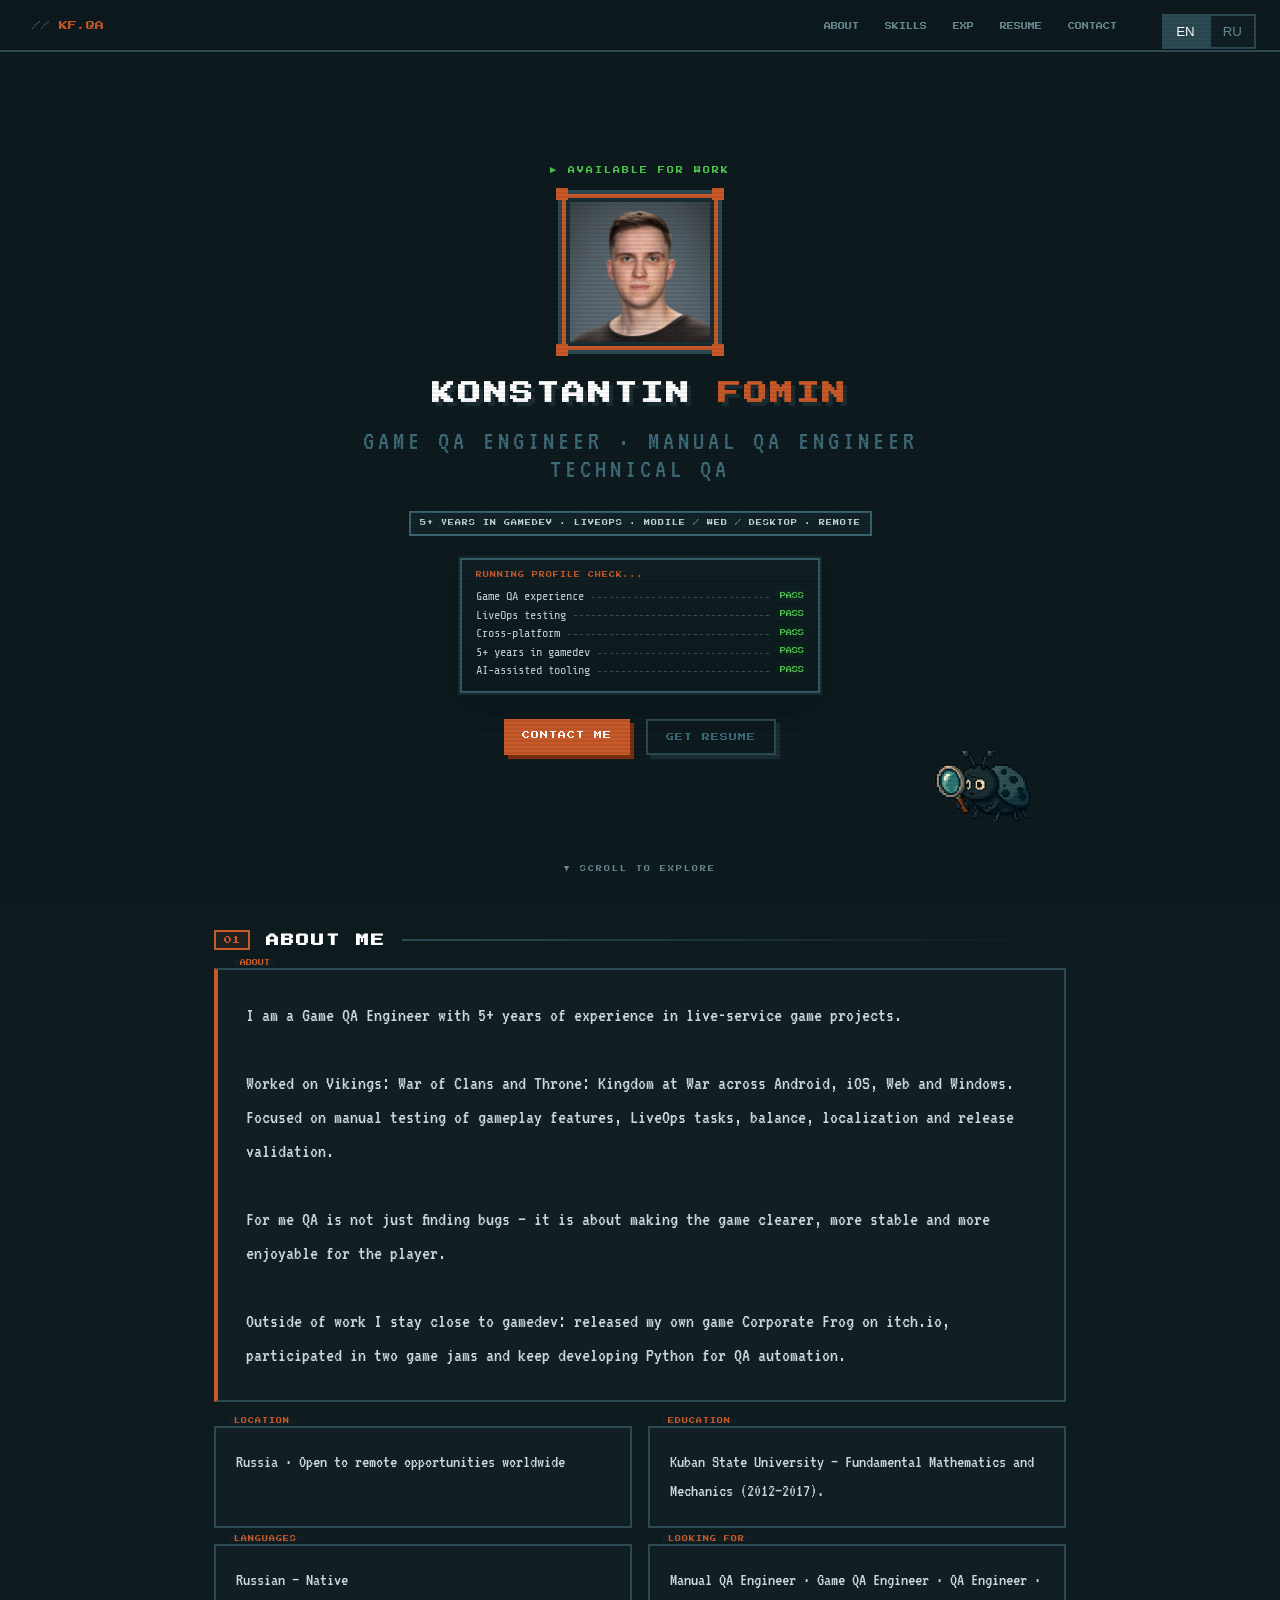
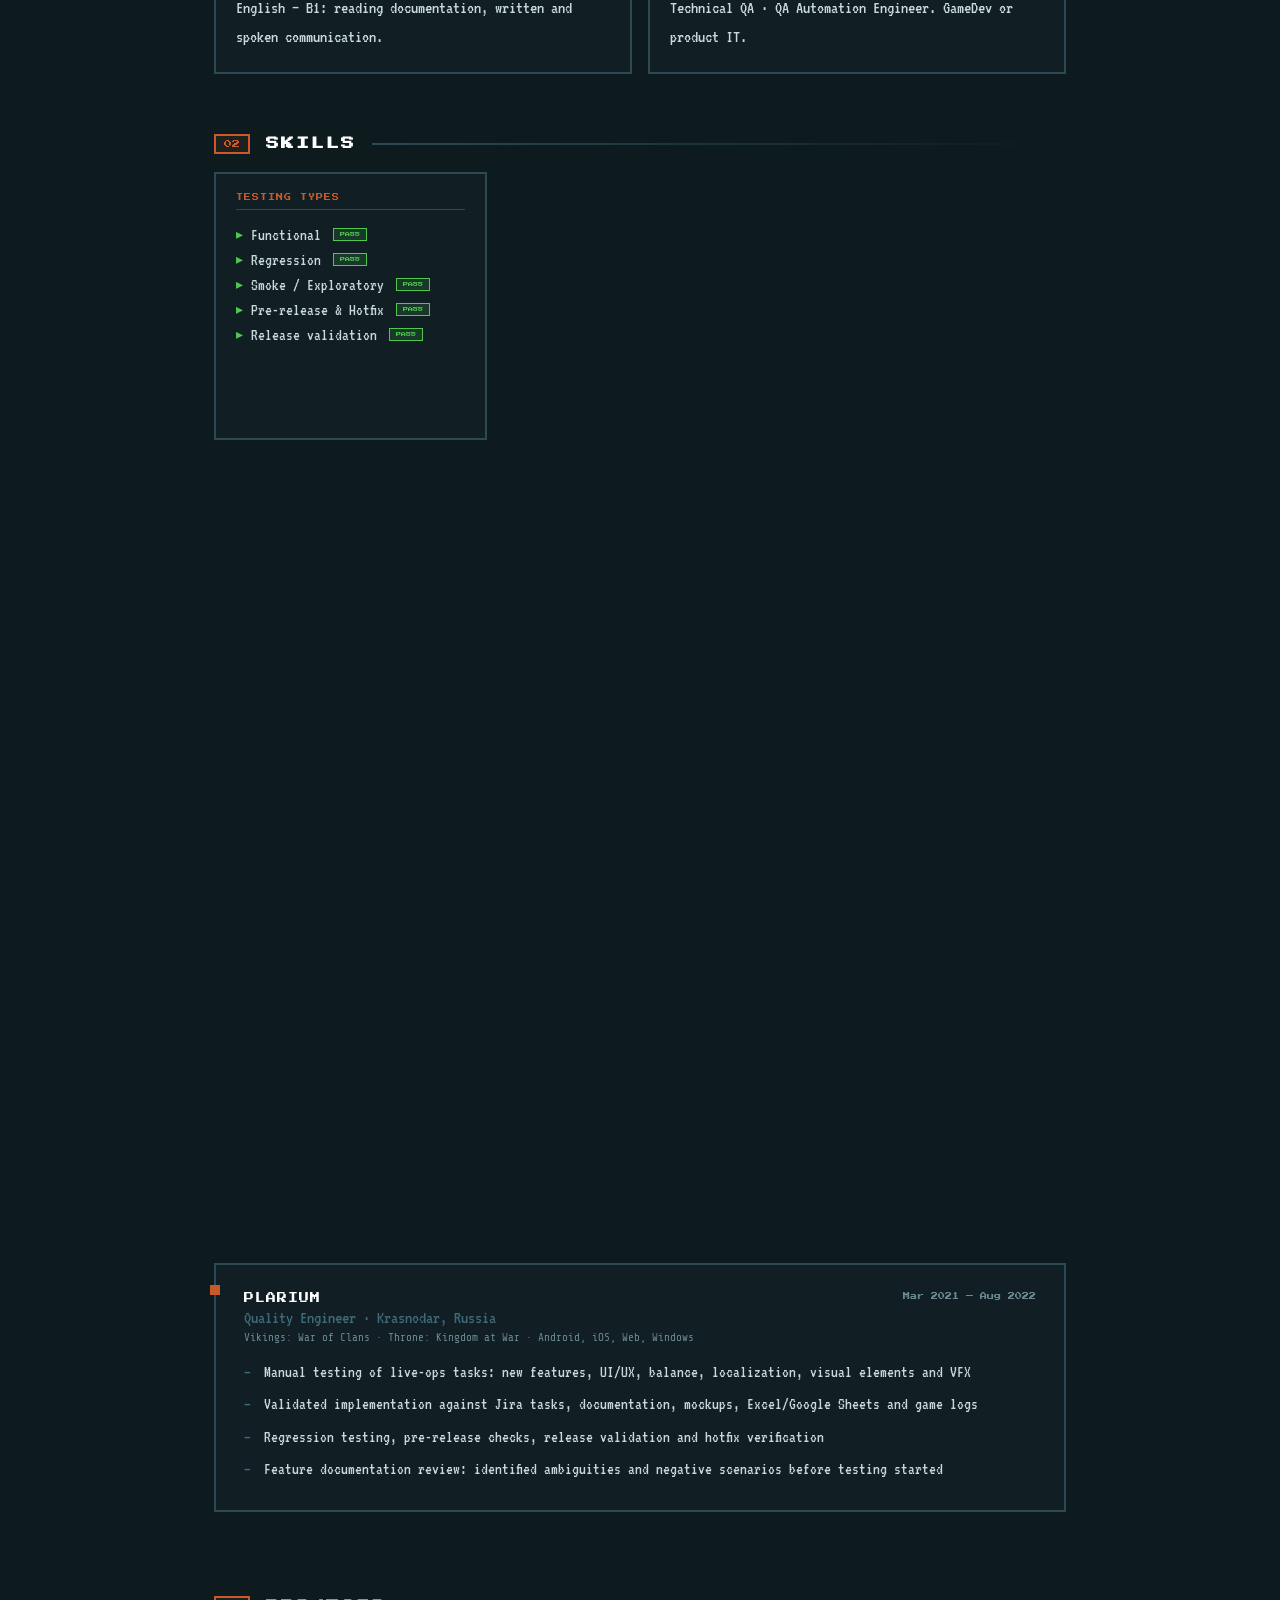
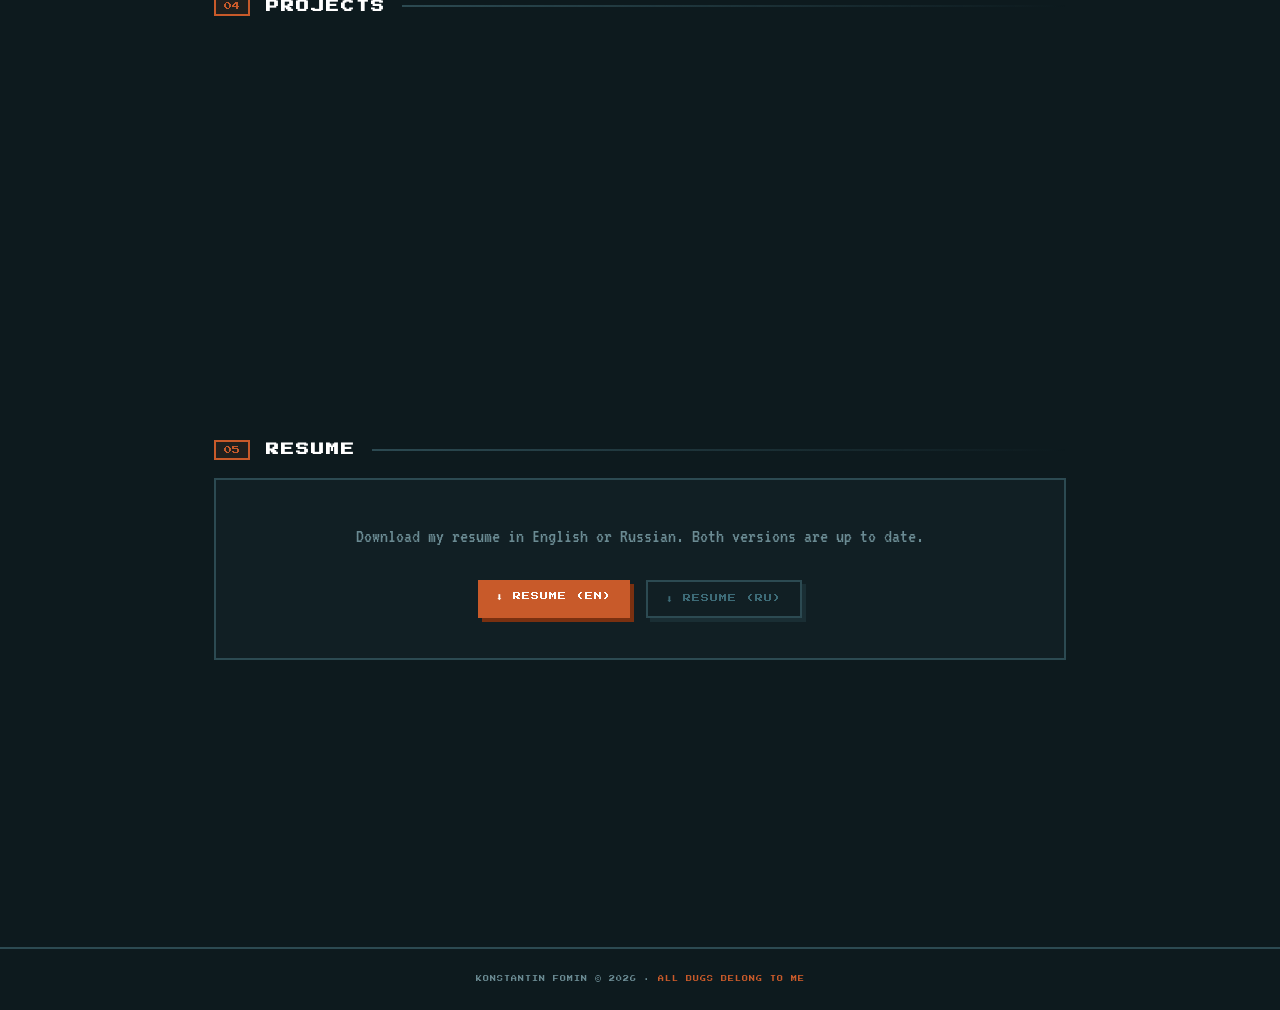
<file: index.html>
<!DOCTYPE html>
<html lang="en">
<head>
<meta charset="UTF-8">
<meta name="viewport" content="width=device-width, initial-scale=1.0">
<title>Konstantin Fomin — Game QA Engineer</title>
<link rel="icon" type="image/png" sizes="16x16" href="assets/icons/favicon-16x16.png">
<link rel="icon" type="image/png" sizes="32x32" href="assets/icons/favicon-32x32.png">
<link rel="icon" type="image/png" href="assets/icons/favicon.png">
<link rel="apple-touch-icon" sizes="180x180" href="assets/icons/apple-touch-icon.png">
<link href="https://fonts.googleapis.com/css2?family=Press+Start+2P&family=VT323&family=Share+Tech+Mono&display=swap" rel="stylesheet">
<style>
:root {
  --teal: #2C4A52;
  --teal-light: #3d6b77;
  --teal-dark: #1a2e34;
  --orange: #C85A2A;
  --bg: #0d1a1e;
  --bg2: #111f24;
  --text: #c8d8dc;
  --text-dim: #6a8a92;
  --green: #4ec94e;
  --yellow: #e8c84e;
}
* { margin:0; padding:0; box-sizing:border-box; }
html { scroll-behavior:smooth; }
body {
  background:var(--bg); color:var(--text);
  font-family:"Share Tech Mono",monospace;
  font-size:14px; overflow-x:hidden; cursor:crosshair;
}
body::before {
  content:""; position:fixed; inset:0;
  background:repeating-linear-gradient(0deg,transparent,transparent 2px,rgba(0,0,0,0.07) 2px,rgba(0,0,0,0.07) 4px);
  pointer-events:none; z-index:1000;
}
body::after {
  content:""; position:fixed; inset:0;
  background-image:linear-gradient(rgba(44,74,82,0.05) 1px,transparent 1px),linear-gradient(90deg,rgba(44,74,82,0.05) 1px,transparent 1px);
  background-size:32px 32px; pointer-events:none; z-index:0;
}

/* LANG */
.lang-switcher { position:fixed; top:14px; right:24px; z-index:900; display:flex; font-family:"Press Start 2P",monospace; font-size:8px; }
.lang-btn { background:var(--bg2); border:2px solid var(--teal); color:var(--text-dim); padding:8px 12px; cursor:pointer; transition:all 0.1s; }
.lang-btn.active { background:var(--teal); color:#fff; }
.lang-btn:hover { background:var(--teal-light); color:#fff; }

/* NAV */
nav { position:fixed; top:0; left:0; width:100%; background:rgba(13,26,30,0.96); border-bottom:2px solid var(--teal); z-index:800; padding:0 32px; display:flex; align-items:center; height:52px; backdrop-filter:blur(8px); }
.nav-logo { font-family:"Press Start 2P",monospace; font-size:9px; color:var(--orange); margin-right:auto; }
.nav-logo span { color:var(--teal-light); }
.nav-links { display:flex; gap:4px; list-style:none; margin-right:120px; }
.nav-links a { font-family:"Press Start 2P",monospace; font-size:7px; color:var(--text-dim); text-decoration:none; padding:6px 10px; border:1px solid transparent; transition:all 0.15s; }
.nav-links a:hover { color:var(--orange); border-color:var(--orange); }

/* HERO */
#hero { min-height:100vh; display:flex; align-items:center; justify-content:center; flex-direction:column; position:relative; z-index:1; padding-top:52px; text-align:center; }
.hero-status { font-family:"Press Start 2P",monospace; font-size:7px; color:var(--green); letter-spacing:2px; margin-bottom:28px; animation:blink 1.2s infinite; }
@keyframes blink { 0%,100%{opacity:1} 50%{opacity:0.3} }

.hero-photo-wrap { position:relative; width:140px; height:140px; margin:0 auto 32px; }
.hero-photo { width:140px; height:140px; object-fit:cover; object-position:top center; display:block; }
.pixel-frame {
  position:absolute; inset:0; pointer-events:none;
  outline:4px solid var(--orange);
  outline-offset:4px;
  box-shadow: 0 0 0 8px var(--teal-dark), 0 0 0 12px var(--teal);
}
.pixel-corner { position:absolute; width:12px; height:12px; background:var(--orange); }
.pixel-corner.tl { top:-14px; left:-14px; }
.pixel-corner.tr { top:-14px; right:-14px; }
.pixel-corner.bl { bottom:-14px; left:-14px; }
.pixel-corner.br { bottom:-14px; right:-14px; animation:pulse-dot 2s infinite; }
@keyframes pulse-dot { 0%,100%{opacity:1;transform:scale(1)} 50%{opacity:0.5;transform:scale(1.4)} }

.hero-name { font-family:"Press Start 2P",monospace; font-size:clamp(13px,2.5vw,23px); color:#fff; letter-spacing:3px; line-height:1.7; margin-bottom:14px; text-shadow:4px 4px 0 var(--teal-dark); }
.hero-name .hl { color:var(--orange); }
.hero-title { font-family:"VT323",monospace; font-size:clamp(20px,3.5vw,28px); color:var(--teal-light); letter-spacing:4px; margin-bottom:28px; }
.hero-tags { display:flex; gap:8px; justify-content:center; flex-wrap:wrap; margin-bottom:22px; }
.hero-tags.summary { margin-bottom:22px; }
.tag { font-family:"Press Start 2P",monospace; font-size:6px; padding:5px 9px; border:2px solid var(--teal); color:var(--text-dim); background:rgba(44,74,82,0.2); }
.tag.pass { border-color:var(--green); color:var(--green); background:rgba(78,201,78,0.08); }
.hero-summary { max-width:min(760px,100%); line-height:1.8; letter-spacing:1px; color:var(--text); border-color:rgba(61,107,119,0.9); }
.hero-btns { display:flex; gap:16px; justify-content:center; flex-wrap:wrap; }
.btn-pixel { font-family:"Press Start 2P",monospace; font-size:8px; padding:12px 18px; text-decoration:none; cursor:pointer; letter-spacing:1px; transition:transform 0.1s; display:inline-block; border:none; }
.btn-primary { background:var(--orange); color:#fff; box-shadow:4px 4px 0 #7a3010; }
.btn-primary:hover { transform:translate(-2px,-2px); box-shadow:6px 6px 0 #7a3010; }
.btn-secondary { background:transparent; color:var(--teal-light); border:2px solid var(--teal); box-shadow:4px 4px 0 var(--teal-dark); }
.btn-secondary:hover { transform:translate(-2px,-2px); box-shadow:6px 6px 0 var(--teal-dark); color:#fff; border-color:var(--teal-light); }

.qa-scanner {
  width:min(360px,calc(100vw - 48px)); margin:0 auto 26px; padding:12px 14px 11px;
  position:relative; overflow:hidden; text-align:left;
  background:linear-gradient(180deg,rgba(17,31,36,0.92),rgba(13,26,30,0.84));
  border:2px solid rgba(61,107,119,0.8); box-shadow:0 0 0 2px rgba(26,46,52,0.85),0 10px 28px rgba(0,0,0,0.18);
}
.qa-scanner::before {
  content:""; position:absolute; inset:0;
  background:linear-gradient(90deg,transparent,rgba(78,201,78,0.09),transparent);
  transform:translateX(-120%); animation:qa-scan 5.8s ease-in-out infinite;
  pointer-events:none;
}
.qa-scanner-title {
  position:relative; display:block; margin-bottom:9px;
  font-family:"Press Start 2P",monospace; font-size:6px; letter-spacing:1px; color:var(--orange);
}
.qa-row {
  position:relative; display:flex; align-items:center; gap:8px;
  font-family:"Share Tech Mono",monospace; font-size:12px; line-height:1.55; color:var(--text);
  opacity:0; transform:translateY(4px); animation:qa-row-in 0.45s ease forwards;
}
.qa-row:nth-child(2){ animation-delay:0.08s; }
.qa-row:nth-child(3){ animation-delay:0.16s; }
.qa-row:nth-child(4){ animation-delay:0.24s; }
.qa-row:nth-child(5){ animation-delay:0.32s; }
.qa-row:nth-child(6){ animation-delay:0.40s; }
.qa-row-label { white-space:nowrap; }
.qa-row::after {
  content:""; height:1px; flex:1; min-width:18px;
  background-image:linear-gradient(90deg,rgba(106,138,146,0.45) 45%,transparent 45%);
  background-size:6px 1px; transform:translateY(1px);
}
.qa-pass {
  order:3; font-family:"Press Start 2P",monospace; font-size:6px; color:var(--green);
  text-shadow:0 0 8px rgba(78,201,78,0.35); animation:qa-pass-pulse 2.8s ease-in-out infinite;
}
@keyframes qa-scan { 0%,58%,100%{transform:translateX(-120%)} 70%,88%{transform:translateX(120%)} }
@keyframes qa-row-in { to{opacity:1; transform:translateY(0)} }
@keyframes qa-pass-pulse { 0%,100%{opacity:0.82} 50%{opacity:1} }

/* BUG */
.bug-deco { position:absolute; bottom:36px; right:36px; width:150px; animation:bug-float 4s ease-in-out infinite; cursor:pointer; z-index:2; }
@keyframes bug-float { 0%,100%{transform:translateY(0) rotate(-3deg)} 50%{transform:translateY(-10px) rotate(3deg)} }
.bug-deco:hover { animation:bug-shake 0.4s forwards; }
@keyframes bug-shake { 0%,100%{transform:rotate(0)} 25%{transform:rotate(-12deg)} 75%{transform:rotate(12deg)} }

.scroll-hint { position:absolute; bottom:28px; left:50%; transform:translateX(-50%); font-family:"Press Start 2P",monospace; font-size:6px; color:var(--text-dim); letter-spacing:2px; animation:bounce 2s infinite; }
@keyframes bounce { 0%,100%{transform:translateX(-50%) translateY(0)} 50%{transform:translateX(-50%) translateY(8px)} }

/* SECTIONS */
section { position:relative; z-index:1; padding:30px 24px; max-width:900px; margin:0 auto; }
.section-header { display:flex; align-items:center; gap:16px; margin-bottom:18px; }
.section-num { font-family:"Press Start 2P",monospace; font-size:8px; color:var(--orange); border:2px solid var(--orange); padding:4px 8px; background:rgba(200,90,42,0.1); }
.section-title { font-family:"Press Start 2P",monospace; font-size:clamp(9px,1.8vw,13px); color:#fff; letter-spacing:2px; }
.section-line { flex:1; height:2px; background:linear-gradient(90deg,var(--teal),transparent); }

/* ABOUT */
.about-intro { background:var(--bg2); border:2px solid var(--teal); border-left:4px solid var(--orange); padding:28px; margin-bottom:24px; position:relative; }
.about-intro::before { content:"ABOUT"; position:absolute; top:-10px; left:16px; font-family:"Press Start 2P",monospace; font-size:6px; color:var(--orange); background:var(--bg2); padding:0 6px; }
.about-intro p { font-family:"VT323",monospace; font-size:20px; line-height:1.7; color:var(--text); }
.about-grid { display:grid; grid-template-columns:1fr 1fr; gap:16px; }
@media(max-width:640px){ .about-grid{grid-template-columns:1fr} }
.about-card { background:var(--bg2); border:2px solid var(--teal); padding:20px; position:relative; }
.about-card::before { content:attr(data-label); position:absolute; top:-10px; left:12px; font-family:"Press Start 2P",monospace; font-size:6px; background:var(--bg2); color:var(--orange); padding:0 6px; letter-spacing:1px; }
.about-card p { font-family:"VT323",monospace; font-size:18px; line-height:1.6; color:var(--text); }

/* SKILLS */
.skills-grid { display:grid; grid-template-columns:repeat(auto-fit,minmax(250px,1fr)); gap:16px; }
.skill-block { background:var(--bg2); border:2px solid var(--teal); padding:20px; }
.skill-block-title { font-family:"Press Start 2P",monospace; font-size:7px; color:var(--orange); letter-spacing:1px; margin-bottom:16px; padding-bottom:8px; border-bottom:1px solid var(--teal); }
.skill-item { display:flex; align-items:center; gap:8px; margin-bottom:8px; font-family:"VT323",monospace; font-size:17px; color:var(--text); }
.skill-item::before { content:"▸"; color:var(--green); font-size:14px; flex-shrink:0; }
.skill-item a { color:var(--orange); text-decoration:none; border-bottom:1px dotted var(--orange); }
.skill-item a:hover { color:var(--teal-light); border-bottom-color:var(--teal-light); }
.badge { display:inline-block; font-family:"Press Start 2P",monospace; font-size:5px; padding:3px 6px; margin-left:4px; }
.badge-pass { background:rgba(78,201,78,0.15); color:var(--green); border:1px solid var(--green); }
.badge-wip { background:rgba(232,200,78,0.15); color:var(--yellow); border:1px solid var(--yellow); }

/* EXPERIENCE */
.exp-item { background:var(--bg2); border:2px solid var(--teal); padding:28px; margin-bottom:24px; position:relative; }
.exp-item::before { content:""; position:absolute; left:-6px; top:20px; width:10px; height:10px; background:var(--orange); }
.exp-header { display:flex; justify-content:space-between; align-items:flex-start; margin-bottom:6px; flex-wrap:wrap; gap:8px; }
.exp-company { font-family:"Press Start 2P",monospace; font-size:10px; color:#fff; letter-spacing:1px; }
.exp-period { font-family:"Press Start 2P",monospace; font-size:7px; color:var(--text-dim); }
.exp-role { font-family:"VT323",monospace; font-size:18px; color:var(--teal-light); margin-bottom:4px; }
.exp-meta { font-family:"Share Tech Mono",monospace; font-size:11px; color:var(--text-dim); margin-bottom:16px; }
.exp-list { list-style:none; display:flex; flex-direction:column; gap:8px; }
.exp-list li { font-family:"VT323",monospace; font-size:17px; color:var(--text); padding-left:20px; position:relative; line-height:1.45; }
.exp-list li::before { content:"–"; position:absolute; left:0; color:var(--teal-light); }
.initiatives { margin-top:20px; background:rgba(44,74,82,0.15); border-left:3px solid var(--orange); padding:16px; }
.init-title { font-family:"Press Start 2P",monospace; font-size:6px; color:var(--orange); letter-spacing:1px; margin-bottom:12px; }
.init-list { list-style:none; display:flex; flex-direction:column; gap:10px; }
.init-list li { font-family:"VT323",monospace; font-size:17px; color:var(--text); padding-left:20px; position:relative; line-height:1.45; }
.init-list li::before { content:"◆"; position:absolute; left:0; color:var(--orange); font-size:10px; top:3px; }

/* PROJECTS */
.projects-grid { display:grid; grid-template-columns:repeat(auto-fit,minmax(240px,1fr)); gap:16px; }
.project-card { background:var(--bg2); border:2px solid var(--teal); padding:20px; position:relative; }
.project-card::before { content:""; position:absolute; left:-5px; top:18px; width:8px; height:8px; background:var(--orange); }
.project-title { font-family:"Press Start 2P",monospace; font-size:7px; color:#fff; line-height:1.7; letter-spacing:1px; margin-bottom:12px; }
.project-title a { color:var(--orange); text-decoration:none; border-bottom:1px dotted var(--orange); }
.project-title a:hover { color:var(--teal-light); border-bottom-color:var(--teal-light); }
.project-text { font-family:"VT323",monospace; font-size:17px; line-height:1.5; color:var(--text); }
.project-featured { display:flex; gap:20px; align-items:flex-start; background:var(--bg2); border:2px solid var(--teal); padding:20px; position:relative; margin-bottom:16px; }
.project-featured::before { content:""; position:absolute; left:-5px; top:18px; width:8px; height:8px; background:var(--orange); }
.project-featured-info { flex:1 1 auto; min-width:0; }
.project-embed { flex:0 0 552px; max-width:100%; }
.project-embed iframe { display:block; width:100%; height:167px; border:2px solid var(--teal); }

/* DOWNLOAD */
.download-box { background:var(--bg2); border:2px solid var(--teal); padding:40px; text-align:center; }
.download-box p { font-family:"VT323",monospace; font-size:20px; color:var(--text-dim); margin-bottom:28px; line-height:1.6; }
.download-btns { display:flex; gap:16px; justify-content:center; flex-wrap:wrap; }

/* CONTACT */
.contact-grid { display:grid; grid-template-columns:repeat(auto-fit,minmax(190px,1fr)); gap:16px; }
.contact-item { background:var(--bg2); border:2px solid var(--teal); padding:20px; text-align:center; text-decoration:none; display:block; transition:all 0.15s; }
.contact-item:hover { border-color:var(--orange); transform:translate(-3px,-3px); box-shadow:3px 3px 0 var(--teal-dark); }
.contact-icon { width:58px; height:58px; object-fit:contain; display:block; margin:0 auto 12px; image-rendering:pixelated; }
.contact-label { font-family:"Press Start 2P",monospace; font-size:7px; color:var(--orange); letter-spacing:1px; display:block; margin-bottom:6px; }
.contact-value { font-family:"VT323",monospace; font-size:16px; color:var(--text); word-break:break-all; overflow-wrap:anywhere; }

/* FOOTER */
footer { position:relative; z-index:1; border-top:2px solid var(--teal); padding:24px; text-align:center; }
footer p { font-family:"Press Start 2P",monospace; font-size:6px; color:var(--text-dim); letter-spacing:1px; line-height:2.2; }
footer span { color:var(--orange); }

/* FADE */
.fade-in { opacity:0; transform:translateY(20px); transition:opacity 0.6s ease,transform 0.6s ease; }
.fade-in.visible { opacity:1; transform:translateY(0); }

.about-intro,.about-card,.skill-block,.exp-item,.project-card,.download-box,.tag { transition:border-color 0.18s ease,box-shadow 0.18s ease,transform 0.18s ease,background 0.18s ease; }
.about-intro:hover,.about-card:hover,.skill-block:hover,.exp-item:hover,.project-card:hover,.download-box:hover {
  border-color:var(--teal-light); box-shadow:0 0 0 1px rgba(61,107,119,0.35),0 8px 22px rgba(0,0,0,0.16);
}
.about-card:hover,.skill-block:hover,.project-card:hover,.contact-item:hover { transform:translate(-2px,-2px); }
.tag:hover { border-color:var(--teal-light); color:#fff; background:rgba(61,107,119,0.22); }
.skill-item { transition:color 0.16s ease,transform 0.16s ease; }
.skill-item:hover { color:#fff; transform:translateX(3px); }
a:focus-visible,button:focus-visible {
  outline:2px solid var(--yellow); outline-offset:4px;
}

/* ===== RESPONSIVE: tablets & mobile ===== */
@media(max-width:768px){
  /* Nav: hide links, keep logo + lang switcher */
  .nav-links { display:none; }
  nav { padding:0 16px; }
  .nav-logo { margin-right:auto; }
  .lang-switcher { top:10px; right:12px; }
  .lang-btn { min-height:44px; display:flex; align-items:center; }

  /* Section spacing */
  section { padding:24px 16px; }
  .section-header { margin-bottom:16px; }

  /* Hero: trim letter-spacing so long words don't overflow */
  .hero-name { letter-spacing:2px; }
  .hero-title { letter-spacing:2px; }

  /* Tap targets >= 44px tall */
  .btn-pixel { min-height:44px; display:inline-flex; align-items:center; justify-content:center; padding:12px 20px; }

  /* Contacts: 2 columns on mobile */
  .contact-grid { grid-template-columns:repeat(2,1fr); }

  /* Compact cards / experience */
  .exp-item { padding:18px; }
  .download-box { padding:24px; }
  .about-intro { padding:20px; }

  /* Featured project: stack text over embed */
  .project-featured { flex-direction:column; }
  .project-embed { flex-basis:auto; width:100%; }
}

@media(max-width:640px){
  #hero { padding-left:16px; padding-right:16px; }
  .qa-scanner { width:100%; margin-bottom:22px; padding:11px 12px; }
  .qa-row { font-size:11px; gap:6px; }
  .qa-row-label { white-space:normal; }
  .qa-pass { font-size:5px; }
  .bug-deco { width:120px; bottom:28px; right:20px; }
  .contact-icon { width:46px; height:46px; margin-bottom:10px; }
}

/* ===== RESPONSIVE: small phones ===== */
@media(max-width:420px){
  /* Hero title scales down, less letter-spacing */
  .hero-name { letter-spacing:1px; }
  .hero-title { font-size:18px; letter-spacing:1px; }

  /* Stack hero & resume buttons full-width for big tap targets */
  .hero-btns, .download-btns { flex-direction:column; align-items:stretch; width:100%; }
  .hero-btns .btn-pixel, .download-btns .btn-pixel { width:100%; }

  /* Hide decorative bug so it doesn't overlap full-width buttons */
  .bug-deco { display:none; }

  /* Contacts single column on very small screens */
  .contact-grid { grid-template-columns:1fr; }

  /* Tighter card padding */
  .about-card, .skill-block, .project-card, .contact-item { padding:16px; }
}

@media(prefers-reduced-motion:reduce){
  html { scroll-behavior:auto; }
  *,*::before,*::after {
    animation-duration:0.001ms !important;
    animation-iteration-count:1 !important;
    transition-duration:0.001ms !important;
  }
  .fade-in { opacity:1; transform:none; }
  .qa-row { opacity:1; transform:none; }
}
</style>
</head>
<body>

<div class="lang-switcher">
  <button class="lang-btn active" onclick="setLang('en')">EN</button>
  <button class="lang-btn" onclick="setLang('ru')">RU</button>
</div>

<nav>
  <div class="nav-logo"><span>//</span> KF.QA</div>
  <ul class="nav-links">
    <li><a href="#about">ABOUT</a></li>
    <li><a href="#skills">SKILLS</a></li>
    <li><a href="#experience">EXP</a></li>
    <li><a href="#resume">RESUME</a></li>
    <li><a href="#contact">CONTACT</a></li>
  </ul>
</nav>

<section id="hero">
  <div class="hero-status" id="hero-status">▶ AVAILABLE FOR WORK</div>

  <div class="hero-photo-wrap">
    <img class="hero-photo" src="[data-uri]" alt="Konstantin Fomin">
    <div class="pixel-frame"></div>
    <div class="pixel-corner tl"></div>
    <div class="pixel-corner tr"></div>
    <div class="pixel-corner bl"></div>
    <div class="pixel-corner br"></div>
  </div>

  <h1 class="hero-name">KONSTANTIN <span class="hl">FOMIN</span></h1>
  <p class="hero-title" id="hero-title">GAME QA ENGINEER &nbsp;·&nbsp; MANUAL QA ENGINEER<br>TECHNICAL QA</p>

  <div class="hero-tags summary">
    <span class="tag hero-summary" id="hero-summary">5+ YEARS IN GAMEDEV · LIVEOPS · MOBILE / WEB / DESKTOP · REMOTE</span>
  </div>

  <div class="qa-scanner fade-in" aria-label="QA profile check">
    <span class="qa-scanner-title" id="qa-title">RUNNING PROFILE CHECK...</span>
    <div class="qa-row"><span class="qa-row-label" id="qa-line-1">Game QA experience</span><span class="qa-pass" id="qa-pass-1">PASS</span></div>
    <div class="qa-row"><span class="qa-row-label" id="qa-line-2">LiveOps testing</span><span class="qa-pass" id="qa-pass-2">PASS</span></div>
    <div class="qa-row"><span class="qa-row-label" id="qa-line-3">Cross-platform</span><span class="qa-pass" id="qa-pass-3">PASS</span></div>
    <div class="qa-row"><span class="qa-row-label" id="qa-line-4">5+ years in gamedev</span><span class="qa-pass" id="qa-pass-4">PASS</span></div>
    <div class="qa-row"><span class="qa-row-label" id="qa-line-5">AI-assisted tooling</span><span class="qa-pass" id="qa-pass-5">PASS</span></div>
  </div>

  <div class="hero-btns">
    <a href="#contact" class="btn-pixel btn-primary" id="btn-contact">CONTACT ME</a>
    <a href="#resume" class="btn-pixel btn-secondary" id="btn-resume">GET RESUME</a>
  </div>

  <img class="bug-deco" src="[data-uri]" alt="bug" title="Found a bug? That is my job.">

  <div class="scroll-hint" id="scroll-hint">▼ SCROLL TO EXPLORE</div>
</section>

<section id="about">
  <div class="section-header fade-in">
    <span class="section-num">01</span>
    <h2 class="section-title" id="title-about">ABOUT ME</h2>
    <div class="section-line"></div>
  </div>

  <div class="about-intro fade-in">
    <p id="about-text">I am a Game QA Engineer with 5+ years of experience in live-service game projects.<br><br>Worked on Vikings: War of Clans and Throne: Kingdom at War across Android, iOS, Web and Windows. Focused on manual testing of gameplay features, LiveOps tasks, balance, localization and release validation.<br><br>For me QA is not just finding bugs — it is about making the game clearer, more stable and more enjoyable for the player.<br><br>Outside of work I stay close to gamedev: released my own game Corporate Frog on itch.io, participated in two game jams and keep developing Python for QA automation.</p>
  </div>

  <div class="about-grid">
    <div class="about-card fade-in" data-label="LOCATION">
      <p id="about-location">Russia · Open to remote opportunities worldwide</p>
    </div>
    <div class="about-card fade-in" data-label="EDUCATION">
      <p id="about-edu">Kuban State University — Fundamental Mathematics and Mechanics (2012–2017).</p>
    </div>
    <div class="about-card fade-in" data-label="LANGUAGES">
      <p id="about-lang">Russian — Native<br>English — B1: reading documentation, written and spoken communication.</p>
    </div>
    <div class="about-card fade-in" data-label="LOOKING FOR">
      <p id="about-looking">Manual QA Engineer · Game QA Engineer · QA Engineer · Technical QA · QA Automation Engineer. GameDev or product IT.</p>
    </div>
  </div>
</section>

<section id="skills">
  <div class="section-header fade-in">
    <span class="section-num">02</span>
    <h2 class="section-title" id="title-skills">SKILLS</h2>
    <div class="section-line"></div>
  </div>
  <div class="skills-grid">
    <div class="skill-block fade-in">
      <div class="skill-block-title" id="sk-title-1">TESTING TYPES</div>
      <div class="skill-item">Functional <span class="badge badge-pass">PASS</span></div>
      <div class="skill-item">Regression <span class="badge badge-pass">PASS</span></div>
      <div class="skill-item">Smoke / Exploratory <span class="badge badge-pass">PASS</span></div>
      <div class="skill-item">Pre-release &amp; Hotfix <span class="badge badge-pass">PASS</span></div>
      <div class="skill-item">Release validation <span class="badge badge-pass">PASS</span></div>
    </div>
    <div class="skill-block fade-in">
      <div class="skill-block-title">GAME QA / LIVEOPS</div>
      <div class="skill-item" id="sk-events">Events, battle pass, stores</div>
      <div class="skill-item" id="sk-balance">Balance and game data</div>
      <div class="skill-item" id="sk-loc">Localization &amp; UI content</div>
      <div class="skill-item" id="sk-doc">Feature documentation review</div>
      <div class="skill-item">Bug reporting &amp; defect tracking</div>
    </div>
    <div class="skill-block fade-in">
      <div class="skill-block-title" id="sk-title-3">TOOLS &amp; PLATFORMS</div>
      <div class="skill-item">Jira · Confluence · Google Docs</div>
      <div class="skill-item">Android · iOS · Web · Desktop</div>
      <div class="skill-item">NOX · Android Studio</div>
      <div class="skill-item">Git, GitHub Actions (CI/CD), Docker, Linux</div>
      <div class="skill-item">Postman, Swagger</div>
      <div class="skill-item">SQL <span class="badge badge-wip">WIP</span></div>
      <div class="skill-item">Python <span class="badge badge-wip">WIP</span></div>
    </div>
  </div>
</section>

<section id="experience">
  <div class="section-header fade-in">
    <span class="section-num">03</span>
    <h2 class="section-title" id="title-exp">EXPERIENCE</h2>
    <div class="section-line"></div>
  </div>

  <div class="exp-item fade-in">
    <div class="exp-header">
      <span class="exp-company">GAMETEQ</span>
      <span class="exp-period" id="exp1-period">Sep 2022 — Present</span>
    </div>
    <div class="exp-role" id="exp1-role">QA Engineer · Tbilisi, Georgia / Remote</div>
    <div class="exp-meta" id="exp1-meta">Vikings: War of Clans · Throne: Kingdom at War · Android, iOS, Web, Windows · Continuous since Mar 2021</div>
    <ul class="exp-list">
      <li id="exp1-1">Test LiveOps tasks across all platforms: new features, regression, pre-release builds, hotfix and release validation</li>
      <li id="exp1-2">Verify game content: events, seasonal store, Asgard store, battle pass, competitions, bank offers, monsters and rewards</li>
      <li id="exp1-3">Validate implementation against Jira tasks, docs, mockups, balance sheets, Excel/Google Sheets and game logs</li>
      <li id="exp1-4">Review documentation for new features: identify ambiguities, inconsistencies and negative scenarios before testing starts</li>
      <li id="exp1-5">Test localization, UI texts, news, FAQ/portal texts, visual elements and VFX</li>
      <li id="exp1-6">Manage the full defect lifecycle; verify fixes on required platforms and builds</li>
    </ul>
    <div class="initiatives">
      <div class="init-title" id="init-title">INITIATIVES</div>
      <ul class="init-list">
        <li id="init1">Initiated and developed an internal AI-assisted QA tool for automating routine game data checks. Covers 6 check types: news texts, seasonal store balance, Asgard store balance, localization, portal texts and competition balance. Result: reduced check time by 70% (from several hours to 15–20 minutes) and minimized the risk of human error.</li>
        <li id="init2">Prepared internal QA documentation: practical guidelines and working materials for the team. Reduced onboarding time for new QA specialists.</li>
        <li id="init3">Proposed and drove improvements to the internal debug panel: introduced new commands and UI controls for faster test environment setup, reducing the number of manual actions required for routine QA tasks. Used by the entire team daily.</li>
      </ul>
    </div>
  </div>

  <div class="exp-item fade-in">
    <div class="exp-header">
      <span class="exp-company">PLARIUM</span>
      <span class="exp-period" id="exp2-period">Mar 2021 — Aug 2022</span>
    </div>
    <div class="exp-role" id="exp2-role">Quality Engineer · Krasnodar, Russia</div>
    <div class="exp-meta">Vikings: War of Clans · Throne: Kingdom at War · Android, iOS, Web, Windows</div>
    <ul class="exp-list">
      <li id="exp2-1">Manual testing of live-ops tasks: new features, UI/UX, balance, localization, visual elements and VFX</li>
      <li id="exp2-2">Validated implementation against Jira tasks, documentation, mockups, Excel/Google Sheets and game logs</li>
      <li id="exp2-3">Regression testing, pre-release checks, release validation and hotfix verification</li>
      <li id="exp2-4">Feature documentation review: identified ambiguities and negative scenarios before testing started</li>
    </ul>
  </div>
</section>

<section id="projects">
  <div class="section-header fade-in">
    <span class="section-num">04</span>
    <h2 class="section-title" id="title-projects">PROJECTS</h2>
    <div class="section-line"></div>
  </div>
  <div class="project-featured fade-in">
    <div class="project-featured-info">
      <div class="project-title" id="project3-title"><a href="https://konstantinfomin.itch.io/corporate-frog" target="_blank">Corporate Frog</a></div>
      <p class="project-text" id="project3-text">Released an idle/clicker game on Unity. Designed game mechanics, progression system, upgrades, UI screens and pacing balance. Built and published on itch.io.</p>
    </div>
    <div class="project-embed">
      <iframe frameborder="0" src="https://itch.io/embed/4628273?bg_color=24262A&amp;fg_color=E6E0D2&amp;link_color=D6B84A&amp;border_color=3A3D42" width="552" height="167" title="Corporate Frog on itch.io" loading="lazy"><a href="https://konstantinfomin.itch.io/corporate-frog">CORPORATE FROG by konstantin.fomin</a></iframe>
    </div>
  </div>
  <div class="projects-grid">
    <div class="project-card fade-in">
      <div class="project-title" id="project1-title">Internal AI-assisted QA Tool</div>
      <p class="project-text" id="project1-text">AI-assisted internal tool for automating routine game data checks: logs, Excel files, Jira task data and localization texts. Helped reduce check time by 70% and lower the risk of human error.</p>
    </div>
  </div>
</section>

<section id="resume">
  <div class="section-header fade-in">
    <span class="section-num">05</span>
    <h2 class="section-title" id="title-resume">RESUME</h2>
    <div class="section-line"></div>
  </div>
  <div class="download-box fade-in">
    <p id="resume-text">Download my resume in English or Russian. Both versions are up to date.</p>
    <div class="download-btns">
      <a href="resume_en.pdf" class="btn-pixel btn-primary" download id="dl-en">⬇ RESUME (EN)</a>
      <a href="resume_ru.pdf" class="btn-pixel btn-secondary" download id="dl-ru">⬇ RESUME (RU)</a>
    </div>
  </div>
</section>

<section id="contact">
  <div class="section-header fade-in">
    <span class="section-num">06</span>
    <h2 class="section-title" id="title-contact">CONTACT</h2>
    <div class="section-line"></div>
  </div>
  <div class="contact-grid">
    <a href="mailto:konstantinfomin94@gmail.com" class="contact-item fade-in">
      <img class="contact-icon" src="assets/icons/contact-email.png" alt="Email icon">
      <span class="contact-label">EMAIL</span>
      <span class="contact-value">konstantinfomin94@gmail.com</span>
    </a>
    <a href="https://t.me/starlord1" class="contact-item fade-in" target="_blank">
      <img class="contact-icon" src="assets/icons/contact-telegram.png" alt="Telegram icon">
      <span class="contact-label">TELEGRAM</span>
      <span class="contact-value">@starlord1</span>
    </a>
    <a href="https://www.linkedin.com/in/konstantin-fomin-qa/" class="contact-item fade-in" target="_blank">
      <img class="contact-icon" src="assets/icons/contact-linkedin.png" alt="LinkedIn icon">
      <span class="contact-label">LINKEDIN</span>
      <span class="contact-value">konstantin-fomin-qa</span>
    </a>
    <a href="https://github.com/konstantin-fomin" class="contact-item fade-in" target="_blank">
      <img class="contact-icon" src="assets/icons/contact-github.png" alt="GitHub icon">
      <span class="contact-label">GITHUB</span>
      <span class="contact-value">github.com/konstantin-fomin</span>
    </a>
  </div>
</section>

<footer>
  <p id="footer-text">KONSTANTIN FOMIN © 2026 · <span>ALL BUGS BELONG TO ME</span></p>
</footer>

<script>
const translations = {
  en: {
    "hero-status": "▶ AVAILABLE FOR WORK",
    "hero-title": "GAME QA ENGINEER · MANUAL QA ENGINEER<br>TECHNICAL QA",
    "hero-summary": "5+ YEARS IN GAMEDEV · LIVEOPS · MOBILE / WEB / DESKTOP · REMOTE",
    "qa-title": "RUNNING PROFILE CHECK...",
    "qa-line-1": "Game QA experience",
    "qa-line-2": "LiveOps testing",
    "qa-line-3": "Cross-platform",
    "qa-line-4": "5+ years in gamedev",
    "qa-line-5": "AI-assisted tooling",
    "qa-pass-1": "PASS",
    "qa-pass-2": "PASS",
    "qa-pass-3": "PASS",
    "qa-pass-4": "PASS",
    "qa-pass-5": "PASS",
    "btn-contact": "CONTACT ME",
    "btn-resume": "GET RESUME",
    "scroll-hint": "▼ SCROLL TO EXPLORE",
    "title-about": "ABOUT ME",
    "about-text": "I am a Game QA Engineer with 5+ years of experience in live-service game projects.<br><br>Worked on Vikings: War of Clans and Throne: Kingdom at War across Android, iOS, Web and Windows. Focused on manual testing of gameplay features, LiveOps tasks, balance, localization and release validation.<br><br>For me QA is not just finding bugs — it is about making the game clearer, more stable and more enjoyable for the player.<br><br>Outside of work I stay close to gamedev: released my own game Corporate Frog on itch.io, participated in two game jams and keep developing Python for QA automation.",
    "about-location": "Russia · Open to remote opportunities worldwide",
    "about-edu": "Kuban State University — Fundamental Mathematics and Mechanics (2012–2017).",
    "about-lang": "Russian — Native<br>English — B1: reading documentation, written and spoken communication.",
    "about-looking": "Manual QA Engineer · Game QA Engineer · QA Engineer · Technical QA · QA Automation Engineer. GameDev or product IT.",
    "title-skills": "SKILLS",
    "sk-title-1": "TESTING TYPES",
    "sk-events": "Events, battle pass, stores",
    "sk-balance": "Balance and game data",
    "sk-loc": "Localization & UI content",
    "sk-doc": "Feature documentation review",
    "sk-title-3": "TOOLS & PLATFORMS",
    "title-exp": "EXPERIENCE",
    "exp1-period": "Sep 2022 — Present",
    "exp1-role": "QA Engineer · Tbilisi, Georgia / Remote",
    "exp1-meta": "Vikings: War of Clans · Throne: Kingdom at War · Android, iOS, Web, Windows · Continuous since Mar 2021",
    "exp1-1": "Test LiveOps tasks across all platforms: new features, regression, pre-release builds, hotfix and release validation",
    "exp1-2": "Verify game content: events, seasonal store, Asgard store, battle pass, competitions, bank offers, monsters and rewards",
    "exp1-3": "Validate implementation against Jira tasks, docs, mockups, balance sheets, Excel/Google Sheets and game logs",
    "exp1-4": "Review documentation for new features: identify ambiguities, inconsistencies and negative scenarios before testing starts",
    "exp1-5": "Test localization, UI texts, news, FAQ/portal texts, visual elements and VFX",
    "exp1-6": "Manage the full defect lifecycle; verify fixes on required platforms and builds",
    "init-title": "INITIATIVES",
    "init1": "Initiated and developed an internal AI-assisted QA tool for automating routine game data checks. Covers 6 check types: news texts, seasonal store balance, Asgard store balance, localization, portal texts and competition balance. Result: reduced check time by 70% (from several hours to 15–20 minutes) and minimized the risk of human error.",
    "init2": "Prepared internal QA documentation: practical guidelines and working materials for the team. Reduced onboarding time for new QA specialists.",
    "init3": "Proposed and drove improvements to the internal debug panel: introduced new commands and UI controls for faster test environment setup, reducing the number of manual actions required for routine QA tasks. Used by the entire team daily.",
    "exp2-period": "Mar 2021 — Aug 2022",
    "exp2-role": "Quality Engineer · Krasnodar, Russia",
    "exp2-1": "Manual testing of live-ops tasks: new features, UI/UX, balance, localization, visual elements and VFX",
    "exp2-2": "Validated implementation against Jira tasks, documentation, mockups, Excel/Google Sheets and game logs",
    "exp2-3": "Regression testing, pre-release checks, release validation and hotfix verification",
    "exp2-4": "Feature documentation review: identified ambiguities and negative scenarios before testing started",
    "title-projects": "PROJECTS",
    "project1-title": "Internal AI-assisted QA Tool",
    "project1-text": "AI-assisted internal tool for automating routine game data checks: logs, Excel files, Jira task data and localization texts. Helped reduce check time by 70% and lower the risk of human error.",
    "project3-title": "<a href=\"https://konstantinfomin.itch.io/corporate-frog\" target=\"_blank\">Corporate Frog</a>",
    "project3-text": "Released an idle/clicker game on Unity. Designed game mechanics, progression system, upgrades, UI screens and pacing balance. Built and published on itch.io.",
    "title-resume": "RESUME",
    "resume-text": "Download my resume in English or Russian. Both versions are up to date.",
    "dl-en": "⬇ RESUME (EN)",
    "dl-ru": "⬇ RESUME (RU)",
    "title-contact": "CONTACT",
    "footer-text": "KONSTANTIN FOMIN © 2026 · <span>ALL BUGS BELONG TO ME</span>"
  },
  ru: {
    "hero-status": "▶ В ПОИСКЕ РАБОТЫ",
    "hero-title": "GAME QA ENGINEER · MANUAL QA ENGINEER<br>TECHNICAL QA",
    "hero-summary": "5+ ЛЕТ В GAMEDEV · LIVEOPS · MOBILE / WEB / DESKTOP · УДАЛЁННО",
    "qa-title": "ПРОВЕРКА ПРОФИЛЯ...",
    "qa-line-1": "Game QA опыт",
    "qa-line-2": "LiveOps тестирование",
    "qa-line-3": "Кроссплатформенность",
    "qa-line-4": "5+ лет в геймдеве",
    "qa-line-5": "AI-assisted tooling",
    "qa-pass-1": "PASS",
    "qa-pass-2": "PASS",
    "qa-pass-3": "PASS",
    "qa-pass-4": "PASS",
    "qa-pass-5": "PASS",
    "btn-contact": "НАПИСАТЬ МНЕ",
    "btn-resume": "СКАЧАТЬ РЕЗЮМЕ",
    "scroll-hint": "▼ ЛИСТАТЬ НИЖЕ",
    "title-about": "О СЕБЕ",
    "about-text": "Я Game QA Engineer с 5+ годами опыта в live-service игровых проектах.<br><br>Работал над Vikings: War of Clans и Throne: Kingdom at War на Android, iOS, Web и Windows. Специализируюсь на ручном тестировании gameplay-фич, LiveOps-задач, баланса, локализации и релизных проверках.<br><br>Для меня QA — это не только поиск багов, а работа над тем, чтобы игра была понятнее, стабильнее и приятнее для игрока.<br><br>Вне работы остаюсь близко к gamedev: выпустил собственную игру Corporate Frog на itch.io, участвовал в двух game jam и продолжаю развивать Python для QA-автоматизации.",
    "about-location": "Россия · открыт к удалённым вакансиям по всему миру",
    "about-edu": "Кубанский Государственный Университет — Фундаментальная математика и механика (2012–2017).",
    "about-lang": "Русский — родной<br>Английский — B1: чтение документации, устная и письменная коммуникация.",
    "about-looking": "Manual QA Engineer · Game QA Engineer · QA Engineer · Technical QA · QA Automation Engineer. GameDev или продуктовый IT.",
    "title-skills": "НАВЫКИ",
    "sk-title-1": "ТИПЫ ТЕСТИРОВАНИЯ",
    "sk-events": "События, battle pass, магазины",
    "sk-balance": "Баланс и игровые данные",
    "sk-loc": "Локализация и UI-контент",
    "sk-doc": "Ревью документации по фичам",
    "sk-title-3": "ИНСТРУМЕНТЫ И ПЛАТФОРМЫ",
    "title-exp": "ОПЫТ РАБОТЫ",
    "exp1-period": "Сент. 2022 — настоящее время",
    "exp1-role": "QA Engineer · Тбилиси, Грузия / удалённо",
    "exp1-meta": "Vikings: War of Clans · Throne: Kingdom at War · Android, iOS, Web, Windows · Непрерывный опыт с марта 2021",
    "exp1-1": "Тестирую LiveOps-задачи на всех платформах: новый функционал, регресс, pre-release сборки, hotfix и release validation",
    "exp1-2": "Проверяю игровой контент: события, сезонный магазин, магазин Асгарда, battle pass, соревнования, банковские предложения, монстров и награды",
    "exp1-3": "Верифицирую реализацию по Jira, документации, макетам, балансным таблицам, Excel/Google Sheets и логам",
    "exp1-4": "Провожу ревью документации по новым фичам: нахожу неоднозначности, несостыковки и негативные сценарии до начала тестирования",
    "exp1-5": "Тестирую локализацию, UI-тексты, новости, FAQ/portal texts, визуальные элементы и VFX",
    "exp1-6": "Управляю полным жизненным циклом дефектов; проверяю исправления на нужных платформах и сборках",
    "init-title": "ИНИЦИАТИВЫ",
    "init1": "Инициировал и развивал внутренний AI-assisted QA-инструмент для автоматизации рутинных задач. Покрывает 6 типов проверок: баланс магазинов, локализация, тексты новостей, FAQ и баланс соревнований. Результат: сокращение времени проверки на 70% (с нескольких часов до 15–20 минут) и минимизация человеческого фактора.",
    "init2": "Подготовил внутреннюю QA-документацию: практические инструкции и рабочие материалы для отдела. Сократил время онбординга новых QA-специалистов.",
    "init3": "Системно развивал внутреннюю debug-панель: инициировал новые команды и элементы управления для быстрой настройки тестовых окружений — сократил количество ручных действий для типовых QA-задач. Используется всей командой ежедневно.",
    "exp2-period": "Март 2021 — Авг. 2022",
    "exp2-role": "Quality Engineer · Краснодар, Россия",
    "exp2-1": "Ручное тестирование live-ops задач: новый функционал, UI/UX, баланс, локализация, визуальные элементы и VFX",
    "exp2-2": "Верифицировал реализацию по Jira-задачам, документации, макетам, Excel/Google Sheets и игровым логам",
    "exp2-3": "Регрессионное тестирование, pre-release проверки, release validation и hotfix-проверки",
    "exp2-4": "Ревью документации по фичам: выявлял неоднозначности и негативные сценарии до начала тестирования",
    "title-projects": "ПРОЕКТЫ",
    "project1-title": "Internal AI-assisted QA Tool",
    "project1-text": "Внутренний AI-assisted инструмент для автоматизации рутинных проверок игровых данных: логи, Excel-файлы, данные Jira-задач и локализационные тексты. Помог сократить время проверки на 70% и снизить риск человеческой ошибки.",
    "project3-title": "<a href=\"https://konstantinfomin.itch.io/corporate-frog\" target=\"_blank\">Corporate Frog</a>",
    "project3-text": "Выпустил idle/clicker-игру на Unity. Разработал игровые механики, систему прогрессии, апгрейды, UI-экраны и баланс темпа. Собрал и опубликовал на itch.io.",
    "title-resume": "РЕЗЮМЕ",
    "resume-text": "Скачайте моё резюме на английском или русском языке. Обе версии актуальны.",
    "dl-en": "⬇ РЕЗЮМЕ (EN)",
    "dl-ru": "⬇ РЕЗЮМЕ (RU)",
    "title-contact": "КОНТАКТЫ",
    "footer-text": "КОНСТАНТИН ФОМИН © 2026 · <span>ВСЕ БАГИ ПРИНАДЛЕЖАТ МНЕ</span>"
  }
};

function setLang(lang, updateUrl=true) {
  if(lang!=="ru" && lang!=="en") lang = "en";
  document.querySelectorAll(".lang-btn").forEach(b => b.classList.toggle("active", b.textContent.toLowerCase()===lang));
  document.documentElement.lang = lang;
  const t = translations[lang];
  for(const [id, text] of Object.entries(t)) {
    const el = document.getElementById(id);
    if(el) el.innerHTML = text;
  }
  // Highlight the resume matching the current language and move it first
  const dlEn = document.getElementById("dl-en");
  const dlRu = document.getElementById("dl-ru");
  if(dlEn && dlRu) {
    const enPrimary = lang === "en";
    dlEn.classList.toggle("btn-primary", enPrimary);
    dlEn.classList.toggle("btn-secondary", !enPrimary);
    dlRu.classList.toggle("btn-primary", !enPrimary);
    dlRu.classList.toggle("btn-secondary", enPrimary);
    dlEn.style.order = enPrimary ? "0" : "1";
    dlRu.style.order = enPrimary ? "1" : "0";
  }
  if(updateUrl) {
    const url = new URL(window.location.href);
    if(lang==="ru") url.searchParams.set("lang","ru");
    else url.searchParams.delete("lang");
    history.replaceState(null, "", url.pathname + url.search + url.hash);
  }
}

setLang(new URLSearchParams(window.location.search).get("lang"), false);

const observer = new IntersectionObserver((entries) => {
  entries.forEach((e,i) => { if(e.isIntersecting) setTimeout(()=>e.target.classList.add("visible"),i*80); });
}, {threshold:0.1});
document.querySelectorAll(".fade-in").forEach(el=>observer.observe(el));

document.addEventListener("mousemove",(e)=>{
  if(Math.random()>0.88){
    const d=document.createElement("div");
    d.style.cssText="position:fixed;left:"+e.clientX+"px;top:"+e.clientY+"px;width:4px;height:4px;background:var(--teal);pointer-events:none;z-index:9999;transition:opacity 0.5s;opacity:0.5;";
    document.body.appendChild(d);
    setTimeout(()=>{d.style.opacity="0";},60);
    setTimeout(()=>d.remove(),580);
  }
});
</script>
</body>
</html>
</file>
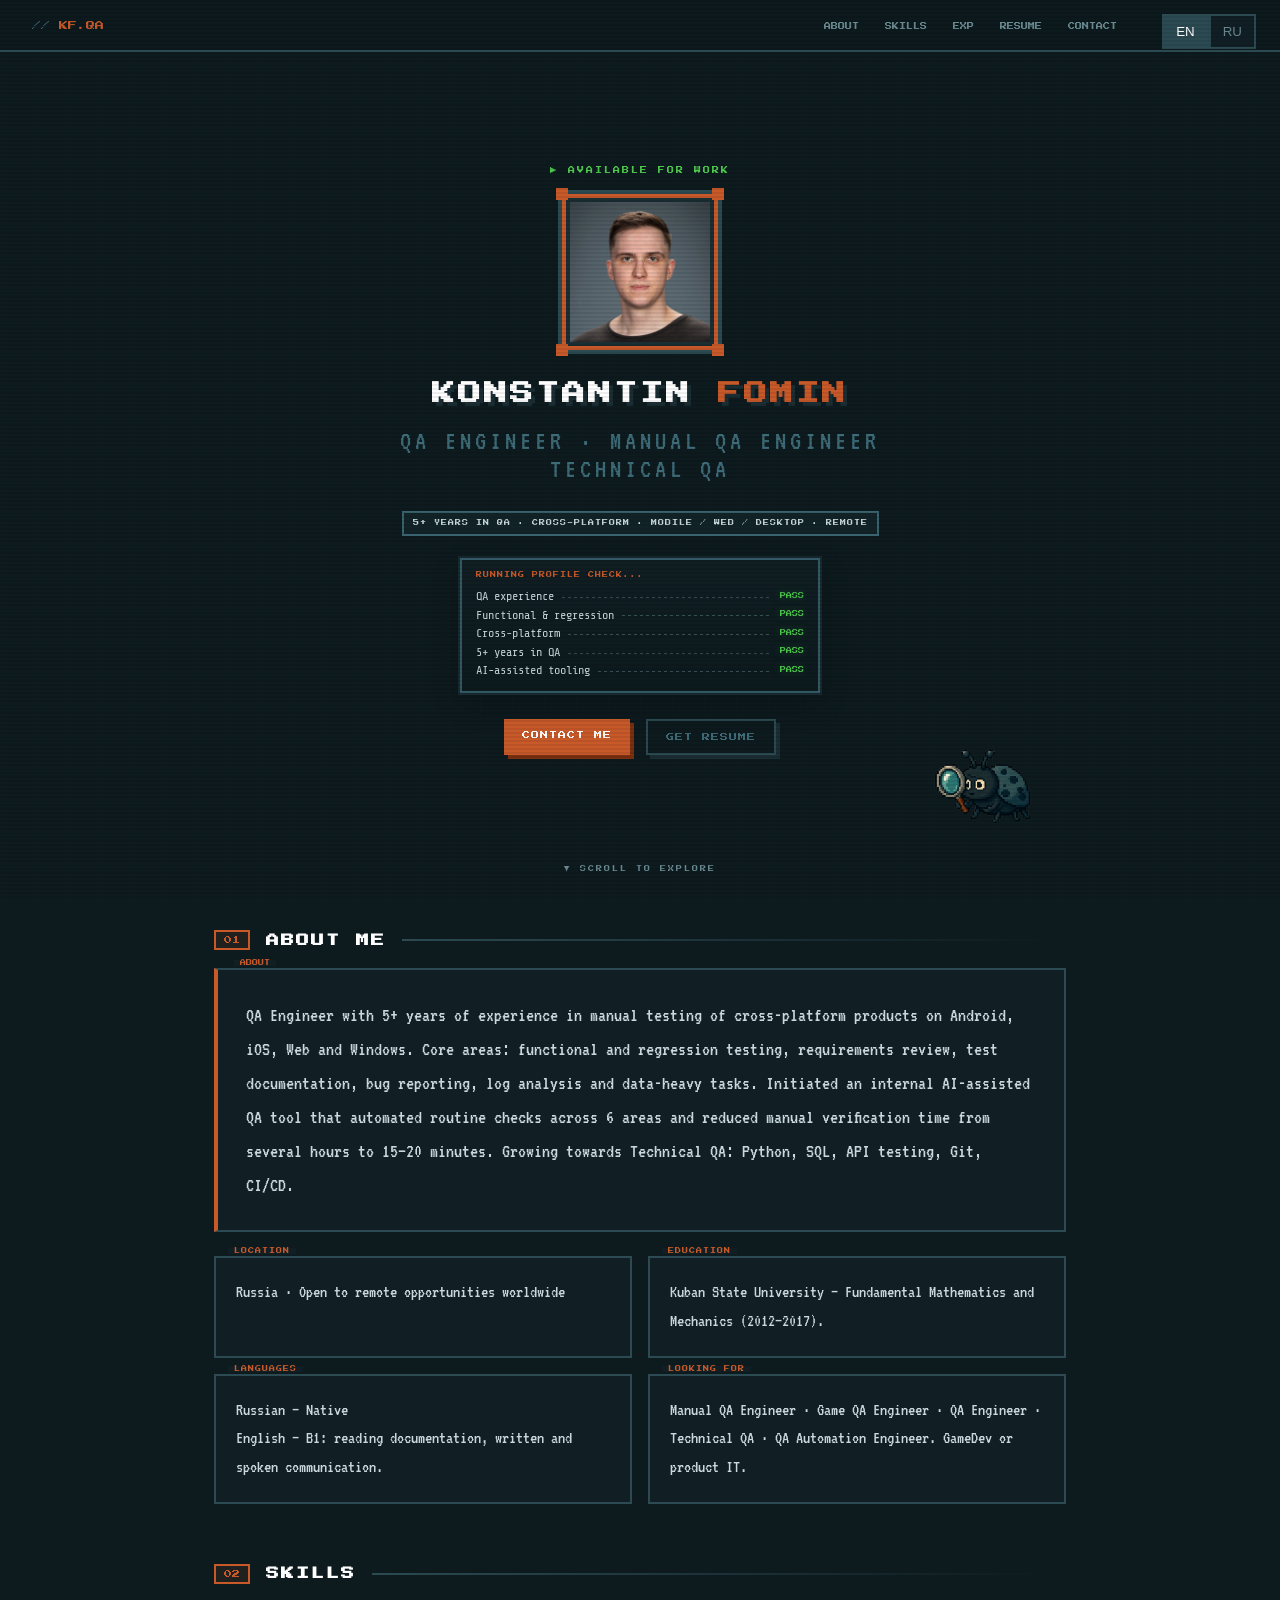
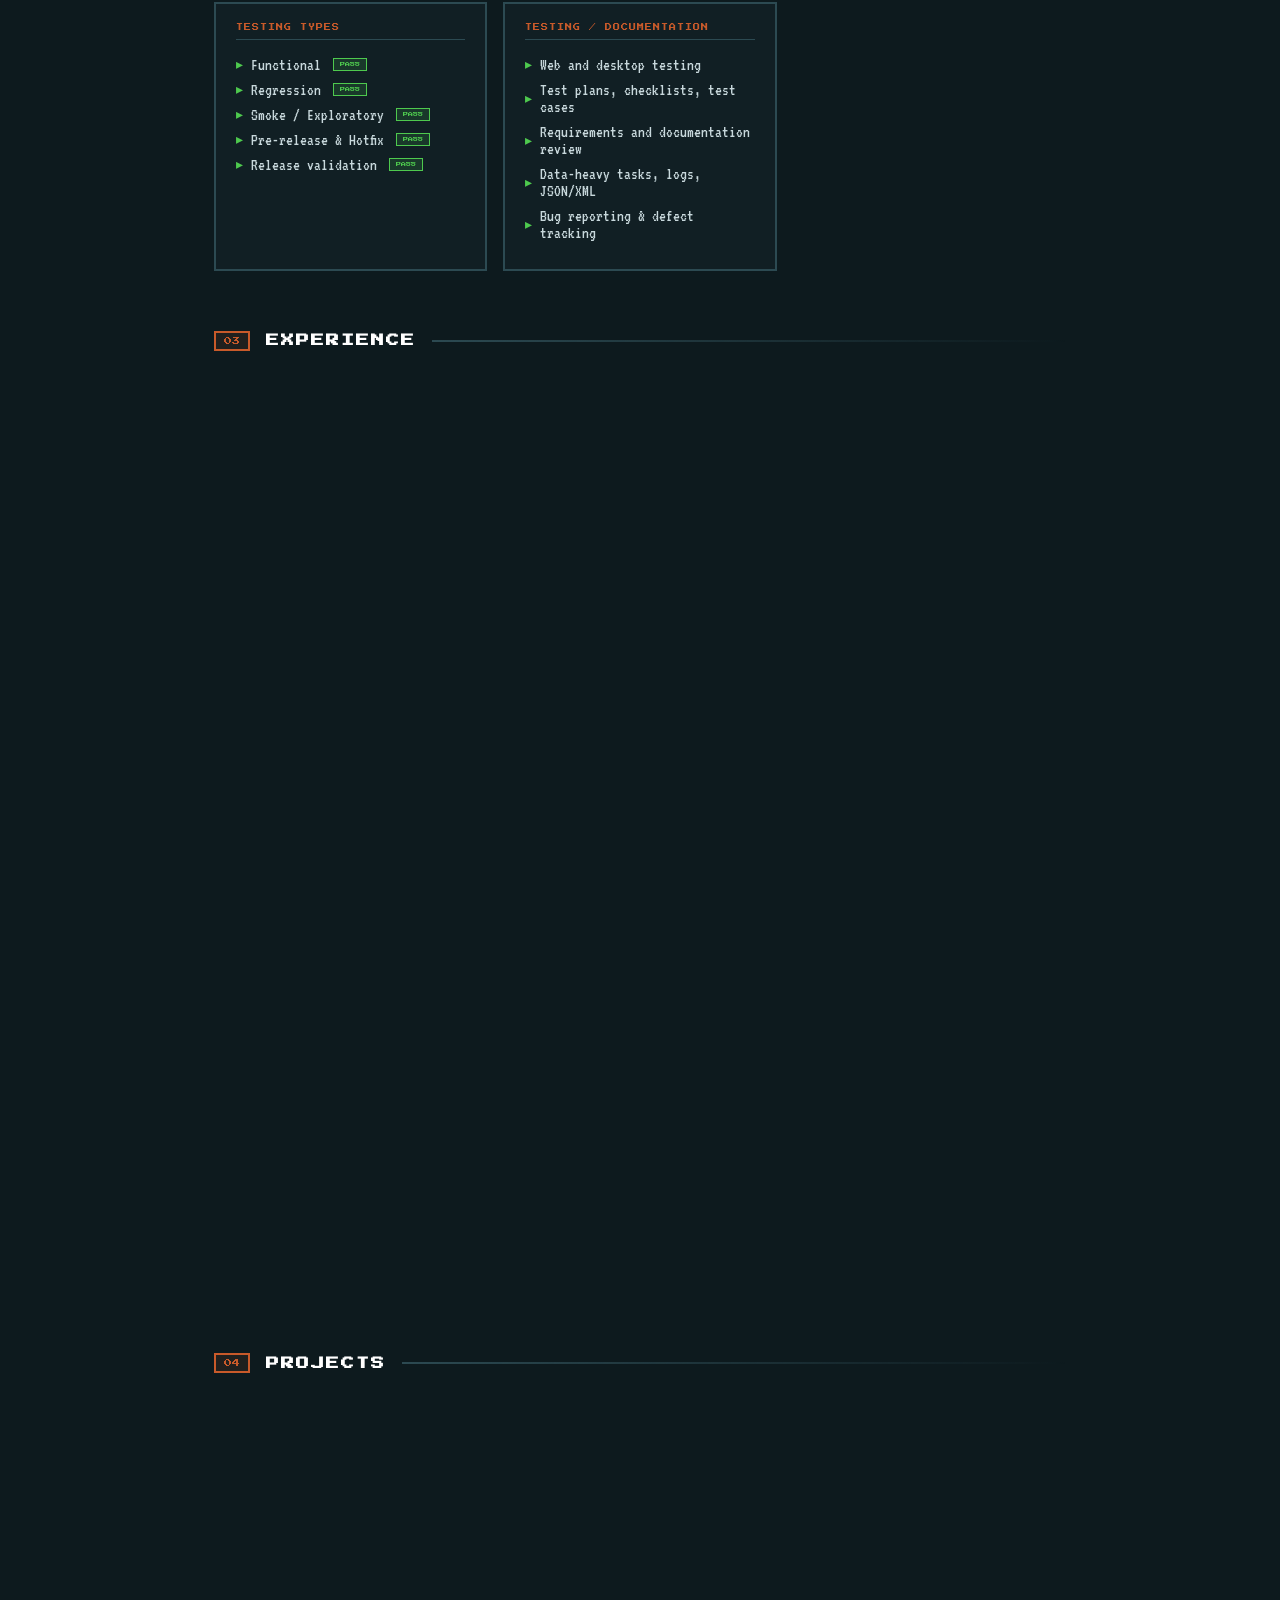
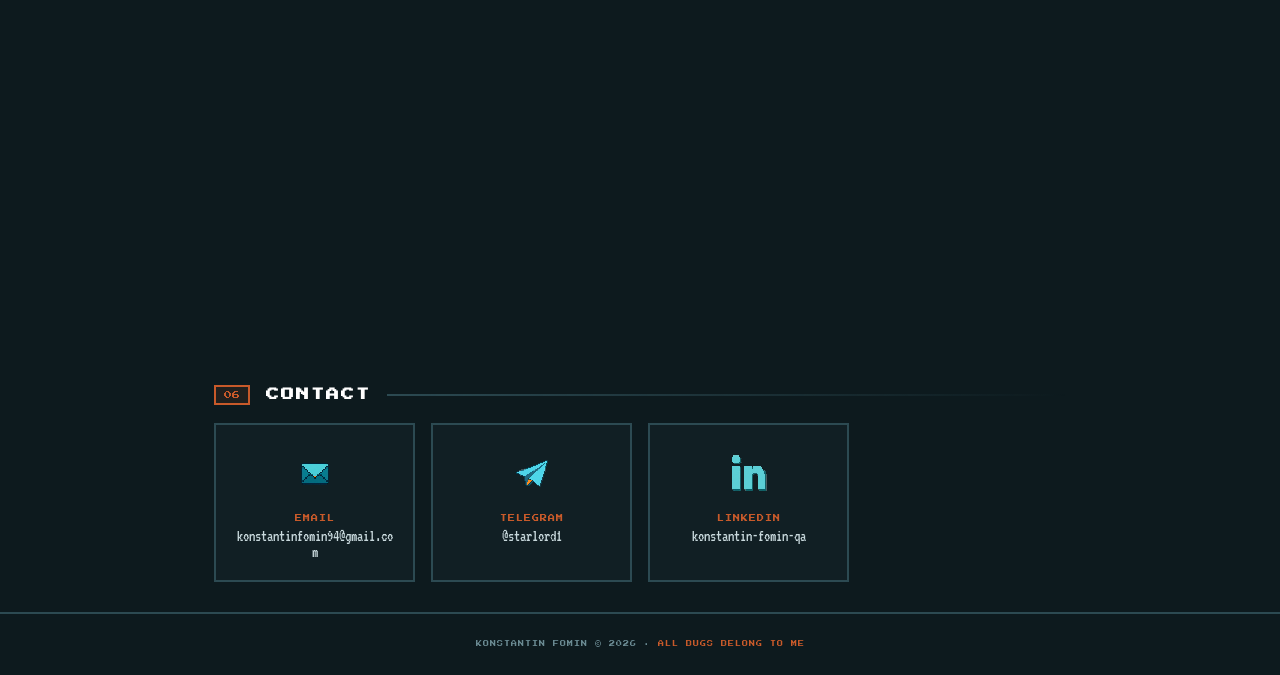
<file: general/index.html>
<!DOCTYPE html>
<html lang="en">
<head>
<meta charset="UTF-8">
<meta name="viewport" content="width=device-width, initial-scale=1.0">
<title>Konstantin Fomin — QA Engineer</title>
<link rel="icon" type="image/png" sizes="16x16" href="/assets/icons/favicon-16x16.png">
<link rel="icon" type="image/png" sizes="32x32" href="/assets/icons/favicon-32x32.png">
<link rel="icon" type="image/png" href="/assets/icons/favicon.png">
<link rel="apple-touch-icon" sizes="180x180" href="/assets/icons/apple-touch-icon.png">
<link href="https://fonts.googleapis.com/css2?family=Press+Start+2P&family=VT323&family=Share+Tech+Mono&display=swap" rel="stylesheet">
<style>
:root {
  --teal: #2C4A52;
  --teal-light: #3d6b77;
  --teal-dark: #1a2e34;
  --orange: #C85A2A;
  --bg: #0d1a1e;
  --bg2: #111f24;
  --text: #c8d8dc;
  --text-dim: #6a8a92;
  --green: #4ec94e;
  --yellow: #e8c84e;
}
* { margin:0; padding:0; box-sizing:border-box; }
html { scroll-behavior:smooth; }
body {
  background:var(--bg); color:var(--text);
  font-family:"Share Tech Mono",monospace;
  font-size:14px; overflow-x:hidden; cursor:crosshair;
}
body::before {
  content:""; position:fixed; inset:0;
  background:repeating-linear-gradient(0deg,transparent,transparent 2px,rgba(0,0,0,0.07) 2px,rgba(0,0,0,0.07) 4px);
  pointer-events:none; z-index:1000;
}
body::after {
  content:""; position:fixed; inset:0;
  background-image:linear-gradient(rgba(44,74,82,0.05) 1px,transparent 1px),linear-gradient(90deg,rgba(44,74,82,0.05) 1px,transparent 1px);
  background-size:32px 32px; pointer-events:none; z-index:0;
}

/* LANG */
.lang-switcher { position:fixed; top:14px; right:24px; z-index:900; display:flex; font-family:"Press Start 2P",monospace; font-size:8px; }
.lang-btn { background:var(--bg2); border:2px solid var(--teal); color:var(--text-dim); padding:8px 12px; cursor:pointer; transition:all 0.1s; }
.lang-btn.active { background:var(--teal); color:#fff; }
.lang-btn:hover { background:var(--teal-light); color:#fff; }

/* NAV */
nav { position:fixed; top:0; left:0; width:100%; background:rgba(13,26,30,0.96); border-bottom:2px solid var(--teal); z-index:800; padding:0 32px; display:flex; align-items:center; height:52px; backdrop-filter:blur(8px); }
.nav-logo { font-family:"Press Start 2P",monospace; font-size:9px; color:var(--orange); margin-right:auto; }
.nav-logo span { color:var(--teal-light); }
.nav-links { display:flex; gap:4px; list-style:none; margin-right:120px; }
.nav-links a { font-family:"Press Start 2P",monospace; font-size:7px; color:var(--text-dim); text-decoration:none; padding:6px 10px; border:1px solid transparent; transition:all 0.15s; }
.nav-links a:hover { color:var(--orange); border-color:var(--orange); }

/* HERO */
#hero { min-height:100vh; display:flex; align-items:center; justify-content:center; flex-direction:column; position:relative; z-index:1; padding-top:52px; text-align:center; }
.hero-status { font-family:"Press Start 2P",monospace; font-size:7px; color:var(--green); letter-spacing:2px; margin-bottom:28px; animation:blink 1.2s infinite; }
@keyframes blink { 0%,100%{opacity:1} 50%{opacity:0.3} }

.hero-photo-wrap { position:relative; width:140px; height:140px; margin:0 auto 32px; }
.hero-photo { width:140px; height:140px; object-fit:cover; object-position:top center; display:block; }
.pixel-frame {
  position:absolute; inset:0; pointer-events:none;
  outline:4px solid var(--orange);
  outline-offset:4px;
  box-shadow: 0 0 0 8px var(--teal-dark), 0 0 0 12px var(--teal);
}
.pixel-corner { position:absolute; width:12px; height:12px; background:var(--orange); }
.pixel-corner.tl { top:-14px; left:-14px; }
.pixel-corner.tr { top:-14px; right:-14px; }
.pixel-corner.bl { bottom:-14px; left:-14px; }
.pixel-corner.br { bottom:-14px; right:-14px; animation:pulse-dot 2s infinite; }
@keyframes pulse-dot { 0%,100%{opacity:1;transform:scale(1)} 50%{opacity:0.5;transform:scale(1.4)} }

.hero-name { font-family:"Press Start 2P",monospace; font-size:clamp(13px,2.5vw,23px); color:#fff; letter-spacing:3px; line-height:1.7; margin-bottom:14px; text-shadow:4px 4px 0 var(--teal-dark); }
.hero-name .hl { color:var(--orange); }
.hero-title { font-family:"VT323",monospace; font-size:clamp(20px,3.5vw,28px); color:var(--teal-light); letter-spacing:4px; margin-bottom:28px; }
.hero-tags { display:flex; gap:8px; justify-content:center; flex-wrap:wrap; margin-bottom:22px; }
.hero-tags.summary { margin-bottom:22px; }
.tag { font-family:"Press Start 2P",monospace; font-size:6px; padding:5px 9px; border:2px solid var(--teal); color:var(--text-dim); background:rgba(44,74,82,0.2); }
.tag.pass { border-color:var(--green); color:var(--green); background:rgba(78,201,78,0.08); }
.hero-summary { max-width:min(760px,100%); line-height:1.8; letter-spacing:1px; color:var(--text); border-color:rgba(61,107,119,0.9); }
.hero-btns { display:flex; gap:16px; justify-content:center; flex-wrap:wrap; }
.btn-pixel { font-family:"Press Start 2P",monospace; font-size:8px; padding:12px 18px; text-decoration:none; cursor:pointer; letter-spacing:1px; transition:transform 0.1s; display:inline-block; border:none; }
.btn-primary { background:var(--orange); color:#fff; box-shadow:4px 4px 0 #7a3010; }
.btn-primary:hover { transform:translate(-2px,-2px); box-shadow:6px 6px 0 #7a3010; }
.btn-secondary { background:transparent; color:var(--teal-light); border:2px solid var(--teal); box-shadow:4px 4px 0 var(--teal-dark); }
.btn-secondary:hover { transform:translate(-2px,-2px); box-shadow:6px 6px 0 var(--teal-dark); color:#fff; border-color:var(--teal-light); }

.qa-scanner {
  width:min(360px,calc(100vw - 48px)); margin:0 auto 26px; padding:12px 14px 11px;
  position:relative; overflow:hidden; text-align:left;
  background:linear-gradient(180deg,rgba(17,31,36,0.92),rgba(13,26,30,0.84));
  border:2px solid rgba(61,107,119,0.8); box-shadow:0 0 0 2px rgba(26,46,52,0.85),0 10px 28px rgba(0,0,0,0.18);
}
.qa-scanner::before {
  content:""; position:absolute; inset:0;
  background:linear-gradient(90deg,transparent,rgba(78,201,78,0.09),transparent);
  transform:translateX(-120%); animation:qa-scan 5.8s ease-in-out infinite;
  pointer-events:none;
}
.qa-scanner-title {
  position:relative; display:block; margin-bottom:9px;
  font-family:"Press Start 2P",monospace; font-size:6px; letter-spacing:1px; color:var(--orange);
}
.qa-row {
  position:relative; display:flex; align-items:center; gap:8px;
  font-family:"Share Tech Mono",monospace; font-size:12px; line-height:1.55; color:var(--text);
  opacity:0; transform:translateY(4px); animation:qa-row-in 0.45s ease forwards;
}
.qa-row:nth-child(2){ animation-delay:0.08s; }
.qa-row:nth-child(3){ animation-delay:0.16s; }
.qa-row:nth-child(4){ animation-delay:0.24s; }
.qa-row:nth-child(5){ animation-delay:0.32s; }
.qa-row:nth-child(6){ animation-delay:0.40s; }
.qa-row-label { white-space:nowrap; }
.qa-row::after {
  content:""; height:1px; flex:1; min-width:18px;
  background-image:linear-gradient(90deg,rgba(106,138,146,0.45) 45%,transparent 45%);
  background-size:6px 1px; transform:translateY(1px);
}
.qa-pass {
  order:3; font-family:"Press Start 2P",monospace; font-size:6px; color:var(--green);
  text-shadow:0 0 8px rgba(78,201,78,0.35); animation:qa-pass-pulse 2.8s ease-in-out infinite;
}
@keyframes qa-scan { 0%,58%,100%{transform:translateX(-120%)} 70%,88%{transform:translateX(120%)} }
@keyframes qa-row-in { to{opacity:1; transform:translateY(0)} }
@keyframes qa-pass-pulse { 0%,100%{opacity:0.82} 50%{opacity:1} }

/* BUG */
.bug-deco { position:absolute; bottom:36px; right:36px; width:150px; animation:bug-float 4s ease-in-out infinite; cursor:pointer; z-index:2; }
@keyframes bug-float { 0%,100%{transform:translateY(0) rotate(-3deg)} 50%{transform:translateY(-10px) rotate(3deg)} }
.bug-deco:hover { animation:bug-shake 0.4s forwards; }
@keyframes bug-shake { 0%,100%{transform:rotate(0)} 25%{transform:rotate(-12deg)} 75%{transform:rotate(12deg)} }

.scroll-hint { position:absolute; bottom:28px; left:50%; transform:translateX(-50%); font-family:"Press Start 2P",monospace; font-size:6px; color:var(--text-dim); letter-spacing:2px; animation:bounce 2s infinite; }
@keyframes bounce { 0%,100%{transform:translateX(-50%) translateY(0)} 50%{transform:translateX(-50%) translateY(8px)} }

/* SECTIONS */
section { position:relative; z-index:1; padding:30px 24px; max-width:900px; margin:0 auto; }
.section-header { display:flex; align-items:center; gap:16px; margin-bottom:18px; }
.section-num { font-family:"Press Start 2P",monospace; font-size:8px; color:var(--orange); border:2px solid var(--orange); padding:4px 8px; background:rgba(200,90,42,0.1); }
.section-title { font-family:"Press Start 2P",monospace; font-size:clamp(9px,1.8vw,13px); color:#fff; letter-spacing:2px; }
.section-line { flex:1; height:2px; background:linear-gradient(90deg,var(--teal),transparent); }

/* ABOUT */
.about-intro { background:var(--bg2); border:2px solid var(--teal); border-left:4px solid var(--orange); padding:28px; margin-bottom:24px; position:relative; }
.about-intro::before { content:"ABOUT"; position:absolute; top:-10px; left:16px; font-family:"Press Start 2P",monospace; font-size:6px; color:var(--orange); background:var(--bg2); padding:0 6px; }
.about-intro p { font-family:"VT323",monospace; font-size:20px; line-height:1.7; color:var(--text); }
.about-grid { display:grid; grid-template-columns:1fr 1fr; gap:16px; }
@media(max-width:640px){ .about-grid{grid-template-columns:1fr} }
.about-card { background:var(--bg2); border:2px solid var(--teal); padding:20px; position:relative; }
.about-card::before { content:attr(data-label); position:absolute; top:-10px; left:12px; font-family:"Press Start 2P",monospace; font-size:6px; background:var(--bg2); color:var(--orange); padding:0 6px; letter-spacing:1px; }
.about-card p { font-family:"VT323",monospace; font-size:18px; line-height:1.6; color:var(--text); }

/* SKILLS */
.skills-grid { display:grid; grid-template-columns:repeat(auto-fit,minmax(250px,1fr)); gap:16px; }
.skill-block { background:var(--bg2); border:2px solid var(--teal); padding:20px; }
.skill-block-title { font-family:"Press Start 2P",monospace; font-size:7px; color:var(--orange); letter-spacing:1px; margin-bottom:16px; padding-bottom:8px; border-bottom:1px solid var(--teal); }
.skill-item { display:flex; align-items:center; gap:8px; margin-bottom:8px; font-family:"VT323",monospace; font-size:17px; color:var(--text); }
.skill-item::before { content:"▸"; color:var(--green); font-size:14px; flex-shrink:0; }
.skill-item a { color:var(--orange); text-decoration:none; border-bottom:1px dotted var(--orange); }
.skill-item a:hover { color:var(--teal-light); border-bottom-color:var(--teal-light); }
.badge { display:inline-block; font-family:"Press Start 2P",monospace; font-size:5px; padding:3px 6px; margin-left:4px; }
.badge-pass { background:rgba(78,201,78,0.15); color:var(--green); border:1px solid var(--green); }
.badge-wip { background:rgba(232,200,78,0.15); color:var(--yellow); border:1px solid var(--yellow); }

/* EXPERIENCE */
.exp-item { background:var(--bg2); border:2px solid var(--teal); padding:28px; margin-bottom:24px; position:relative; }
.exp-item::before { content:""; position:absolute; left:-6px; top:20px; width:10px; height:10px; background:var(--orange); }
.exp-header { display:flex; justify-content:space-between; align-items:flex-start; margin-bottom:6px; flex-wrap:wrap; gap:8px; }
.exp-company { font-family:"Press Start 2P",monospace; font-size:10px; color:#fff; letter-spacing:1px; }
.exp-period { font-family:"Press Start 2P",monospace; font-size:7px; color:var(--text-dim); }
.exp-role { font-family:"VT323",monospace; font-size:18px; color:var(--teal-light); margin-bottom:4px; }
.exp-meta { font-family:"Share Tech Mono",monospace; font-size:11px; color:var(--text-dim); margin-bottom:16px; }
.exp-list { list-style:none; display:flex; flex-direction:column; gap:8px; }
.exp-list li { font-family:"VT323",monospace; font-size:17px; color:var(--text); padding-left:20px; position:relative; line-height:1.45; }
.exp-list li::before { content:"–"; position:absolute; left:0; color:var(--teal-light); }
.initiatives { margin-top:20px; background:rgba(44,74,82,0.15); border-left:3px solid var(--orange); padding:16px; }
.init-title { font-family:"Press Start 2P",monospace; font-size:6px; color:var(--orange); letter-spacing:1px; margin-bottom:12px; }
.init-list { list-style:none; display:flex; flex-direction:column; gap:10px; }
.init-list li { font-family:"VT323",monospace; font-size:17px; color:var(--text); padding-left:20px; position:relative; line-height:1.45; }
.init-list li::before { content:"◆"; position:absolute; left:0; color:var(--orange); font-size:10px; top:3px; }

/* PROJECTS */
.projects-grid { display:grid; grid-template-columns:repeat(auto-fit,minmax(240px,1fr)); gap:16px; }
.project-card { background:var(--bg2); border:2px solid var(--teal); padding:20px; position:relative; }
.project-card::before { content:""; position:absolute; left:-5px; top:18px; width:8px; height:8px; background:var(--orange); }
.project-title { font-family:"Press Start 2P",monospace; font-size:7px; color:#fff; line-height:1.7; letter-spacing:1px; margin-bottom:12px; }
.project-title a { color:var(--orange); text-decoration:none; border-bottom:1px dotted var(--orange); }
.project-title a:hover { color:var(--teal-light); border-bottom-color:var(--teal-light); }
.project-text { font-family:"VT323",monospace; font-size:17px; line-height:1.5; color:var(--text); }
.project-featured { display:flex; gap:20px; align-items:flex-start; background:var(--bg2); border:2px solid var(--teal); padding:20px; position:relative; margin-bottom:16px; }
.project-featured::before { content:""; position:absolute; left:-5px; top:18px; width:8px; height:8px; background:var(--orange); }
.project-featured-info { flex:1 1 auto; min-width:0; }
.project-embed { flex:0 0 552px; max-width:100%; }
.project-embed iframe { display:block; width:100%; height:167px; border:2px solid var(--teal); }

/* DOWNLOAD */
.download-box { background:var(--bg2); border:2px solid var(--teal); padding:40px; text-align:center; }
.download-box p { font-family:"VT323",monospace; font-size:20px; color:var(--text-dim); margin-bottom:28px; line-height:1.6; }
.download-btns { display:flex; gap:16px; justify-content:center; flex-wrap:wrap; }

/* CONTACT */
.contact-grid { display:grid; grid-template-columns:repeat(auto-fit,minmax(190px,1fr)); gap:16px; }
.contact-item { background:var(--bg2); border:2px solid var(--teal); padding:20px; text-align:center; text-decoration:none; display:block; transition:all 0.15s; }
.contact-item:hover { border-color:var(--orange); transform:translate(-3px,-3px); box-shadow:3px 3px 0 var(--teal-dark); }
.contact-icon { width:58px; height:58px; object-fit:contain; display:block; margin:0 auto 12px; image-rendering:pixelated; }
.contact-label { font-family:"Press Start 2P",monospace; font-size:7px; color:var(--orange); letter-spacing:1px; display:block; margin-bottom:6px; }
.contact-value { font-family:"VT323",monospace; font-size:16px; color:var(--text); word-break:break-all; overflow-wrap:anywhere; }

/* FOOTER */
footer { position:relative; z-index:1; border-top:2px solid var(--teal); padding:24px; text-align:center; }
footer p { font-family:"Press Start 2P",monospace; font-size:6px; color:var(--text-dim); letter-spacing:1px; line-height:2.2; }
footer span { color:var(--orange); }

/* FADE */
.fade-in { opacity:0; transform:translateY(20px); transition:opacity 0.6s ease,transform 0.6s ease; }
.fade-in.visible { opacity:1; transform:translateY(0); }

.about-intro,.about-card,.skill-block,.exp-item,.project-card,.download-box,.tag { transition:border-color 0.18s ease,box-shadow 0.18s ease,transform 0.18s ease,background 0.18s ease; }
.about-intro:hover,.about-card:hover,.skill-block:hover,.exp-item:hover,.project-card:hover,.download-box:hover {
  border-color:var(--teal-light); box-shadow:0 0 0 1px rgba(61,107,119,0.35),0 8px 22px rgba(0,0,0,0.16);
}
.about-card:hover,.skill-block:hover,.project-card:hover,.contact-item:hover { transform:translate(-2px,-2px); }
.tag:hover { border-color:var(--teal-light); color:#fff; background:rgba(61,107,119,0.22); }
.skill-item { transition:color 0.16s ease,transform 0.16s ease; }
.skill-item:hover { color:#fff; transform:translateX(3px); }
a:focus-visible,button:focus-visible {
  outline:2px solid var(--yellow); outline-offset:4px;
}

/* ===== RESPONSIVE: tablets & mobile ===== */
@media(max-width:768px){
  /* Nav: hide links, keep logo + lang switcher */
  .nav-links { display:none; }
  nav { padding:0 16px; }
  .nav-logo { margin-right:auto; }
  .lang-switcher { top:10px; right:12px; }
  .lang-btn { min-height:44px; display:flex; align-items:center; }

  /* Section spacing */
  section { padding:24px 16px; }
  .section-header { margin-bottom:16px; }

  /* Hero: trim letter-spacing so long words don't overflow */
  .hero-name { letter-spacing:2px; }
  .hero-title { letter-spacing:2px; }

  /* Tap targets >= 44px tall */
  .btn-pixel { min-height:44px; display:inline-flex; align-items:center; justify-content:center; padding:12px 20px; }

  /* Contacts: 2 columns on mobile */
  .contact-grid { grid-template-columns:repeat(2,1fr); }

  /* Compact cards / experience */
  .exp-item { padding:18px; }
  .download-box { padding:24px; }
  .about-intro { padding:20px; }

  /* Featured project: stack text over embed */
  .project-featured { flex-direction:column; }
  .project-embed { flex-basis:auto; width:100%; }
}

@media(max-width:640px){
  #hero { padding-left:16px; padding-right:16px; }
  .qa-scanner { width:100%; margin-bottom:22px; padding:11px 12px; }
  .qa-row { font-size:11px; gap:6px; }
  .qa-row-label { white-space:normal; }
  .qa-pass { font-size:5px; }
  .bug-deco { width:120px; bottom:28px; right:20px; }
  .contact-icon { width:46px; height:46px; margin-bottom:10px; }
}

/* ===== RESPONSIVE: small phones ===== */
@media(max-width:420px){
  /* Hero title scales down, less letter-spacing */
  .hero-name { letter-spacing:1px; }
  .hero-title { font-size:18px; letter-spacing:1px; }

  /* Stack hero & resume buttons full-width for big tap targets */
  .hero-btns, .download-btns { flex-direction:column; align-items:stretch; width:100%; }
  .hero-btns .btn-pixel, .download-btns .btn-pixel { width:100%; }

  /* Hide decorative bug so it doesn't overlap full-width buttons */
  .bug-deco { display:none; }

  /* Contacts single column on very small screens */
  .contact-grid { grid-template-columns:1fr; }

  /* Tighter card padding */
  .about-card, .skill-block, .project-card, .contact-item { padding:16px; }
}

@media(prefers-reduced-motion:reduce){
  html { scroll-behavior:auto; }
  *,*::before,*::after {
    animation-duration:0.001ms !important;
    animation-iteration-count:1 !important;
    transition-duration:0.001ms !important;
  }
  .fade-in { opacity:1; transform:none; }
  .qa-row { opacity:1; transform:none; }
}
</style>
</head>
<body>

<div class="lang-switcher">
  <button class="lang-btn active" onclick="setLang('en')">EN</button>
  <button class="lang-btn" onclick="setLang('ru')">RU</button>
</div>

<nav>
  <div class="nav-logo"><span>//</span> KF.QA</div>
  <ul class="nav-links">
    <li><a href="#about">ABOUT</a></li>
    <li><a href="#skills">SKILLS</a></li>
    <li><a href="#experience">EXP</a></li>
    <li><a href="#resume">RESUME</a></li>
    <li><a href="#contact">CONTACT</a></li>
  </ul>
</nav>

<section id="hero">
  <div class="hero-status" id="hero-status">▶ AVAILABLE FOR WORK</div>

  <div class="hero-photo-wrap">
    <img class="hero-photo" src="[data-uri]" alt="Konstantin Fomin">
    <div class="pixel-frame"></div>
    <div class="pixel-corner tl"></div>
    <div class="pixel-corner tr"></div>
    <div class="pixel-corner bl"></div>
    <div class="pixel-corner br"></div>
  </div>

  <h1 class="hero-name">KONSTANTIN <span class="hl">FOMIN</span></h1>
  <p class="hero-title" id="hero-title">QA ENGINEER &nbsp;·&nbsp; MANUAL QA ENGINEER<br>TECHNICAL QA</p>

  <div class="hero-tags summary">
    <span class="tag hero-summary" id="hero-summary">5+ YEARS IN QA · CROSS-PLATFORM · MOBILE / WEB / DESKTOP · REMOTE</span>
  </div>

  <div class="qa-scanner fade-in" aria-label="QA profile check">
    <span class="qa-scanner-title" id="qa-title">RUNNING PROFILE CHECK...</span>
    <div class="qa-row"><span class="qa-row-label" id="qa-line-1">QA experience</span><span class="qa-pass" id="qa-pass-1">PASS</span></div>
    <div class="qa-row"><span class="qa-row-label" id="qa-line-2">Functional &amp; regression</span><span class="qa-pass" id="qa-pass-2">PASS</span></div>
    <div class="qa-row"><span class="qa-row-label" id="qa-line-3">Cross-platform</span><span class="qa-pass" id="qa-pass-3">PASS</span></div>
    <div class="qa-row"><span class="qa-row-label" id="qa-line-4">5+ years in QA</span><span class="qa-pass" id="qa-pass-4">PASS</span></div>
    <div class="qa-row"><span class="qa-row-label" id="qa-line-5">AI-assisted tooling</span><span class="qa-pass" id="qa-pass-5">PASS</span></div>
  </div>

  <div class="hero-btns">
    <a href="#contact" class="btn-pixel btn-primary" id="btn-contact">CONTACT ME</a>
    <a href="#resume" class="btn-pixel btn-secondary" id="btn-resume">GET RESUME</a>
  </div>

  <img class="bug-deco" src="[data-uri]" alt="bug" title="Found a bug? That is my job.">

  <div class="scroll-hint" id="scroll-hint">▼ SCROLL TO EXPLORE</div>
</section>

<section id="about">
  <div class="section-header fade-in">
    <span class="section-num">01</span>
    <h2 class="section-title" id="title-about">ABOUT ME</h2>
    <div class="section-line"></div>
  </div>

  <div class="about-intro fade-in">
    <p id="about-text">QA Engineer with 5+ years of experience in manual testing of cross-platform products on Android, iOS, Web and Windows. Core areas: functional and regression testing, requirements review, test documentation, bug reporting, log analysis and data-heavy tasks. Initiated an internal AI-assisted QA tool that automated routine checks across 6 areas and reduced manual verification time from several hours to 15–20 minutes. Growing towards Technical QA: Python, SQL, API testing, Git, CI/CD.</p>
  </div>

  <div class="about-grid">
    <div class="about-card fade-in" data-label="LOCATION">
      <p id="about-location">Russia · Open to remote opportunities worldwide</p>
    </div>
    <div class="about-card fade-in" data-label="EDUCATION">
      <p id="about-edu">Kuban State University — Fundamental Mathematics and Mechanics (2012–2017).</p>
    </div>
    <div class="about-card fade-in" data-label="LANGUAGES">
      <p id="about-lang">Russian — Native<br>English — B1: reading documentation, written and spoken communication.</p>
    </div>
    <div class="about-card fade-in" data-label="LOOKING FOR">
      <p id="about-looking">Manual QA Engineer · Game QA Engineer · QA Engineer · Technical QA · QA Automation Engineer. GameDev or product IT.</p>
    </div>
  </div>
</section>

<section id="skills">
  <div class="section-header fade-in">
    <span class="section-num">02</span>
    <h2 class="section-title" id="title-skills">SKILLS</h2>
    <div class="section-line"></div>
  </div>
  <div class="skills-grid">
    <div class="skill-block fade-in">
      <div class="skill-block-title" id="sk-title-1">TESTING TYPES</div>
      <div class="skill-item">Functional <span class="badge badge-pass">PASS</span></div>
      <div class="skill-item">Regression <span class="badge badge-pass">PASS</span></div>
      <div class="skill-item">Smoke / Exploratory <span class="badge badge-pass">PASS</span></div>
      <div class="skill-item">Pre-release &amp; Hotfix <span class="badge badge-pass">PASS</span></div>
      <div class="skill-item">Release validation <span class="badge badge-pass">PASS</span></div>
    </div>
    <div class="skill-block fade-in">
      <div class="skill-block-title" id="sk-title-2">TESTING / DOCUMENTATION</div>
      <div class="skill-item" id="sk-events">Web and desktop testing</div>
      <div class="skill-item" id="sk-balance">Test plans, checklists, test cases</div>
      <div class="skill-item" id="sk-loc">Requirements and documentation review</div>
      <div class="skill-item" id="sk-doc">Data-heavy tasks, logs, JSON/XML</div>
      <div class="skill-item">Bug reporting &amp; defect tracking</div>
    </div>
    <div class="skill-block fade-in">
      <div class="skill-block-title" id="sk-title-3">TOOLS &amp; PLATFORMS</div>
      <div class="skill-item">Jira · Confluence · Google Docs</div>
      <div class="skill-item">Android · iOS · Web · Desktop</div>
      <div class="skill-item">NOX · Android Studio</div>
      <div class="skill-item">Git, GitHub Actions (CI/CD), Docker, Linux</div>
      <div class="skill-item">Postman, Swagger</div>
      <div class="skill-item">SQL <span class="badge badge-wip">WIP</span></div>
      <div class="skill-item">Python <span class="badge badge-wip">WIP</span></div>
    </div>
  </div>
</section>

<section id="experience">
  <div class="section-header fade-in">
    <span class="section-num">03</span>
    <h2 class="section-title" id="title-exp">EXPERIENCE</h2>
    <div class="section-line"></div>
  </div>

  <div class="exp-item fade-in">
    <div class="exp-header">
      <span class="exp-company">GAMETEQ</span>
      <span class="exp-period" id="exp1-period">Sep 2022 — Present</span>
    </div>
    <div class="exp-role" id="exp1-role">QA Engineer · Tbilisi, Georgia / Remote</div>
    <div class="exp-meta" id="exp1-meta">Vikings: War of Clans · Throne: Kingdom at War · Android, iOS, Web, Windows · Continuous since Mar 2021</div>
    <ul class="exp-list">
      <li id="exp1-1">Test new features, regression, pre-release builds and hotfix changes across all platforms</li>
      <li id="exp1-2">Verify product functionality: new features, integrations, user scenarios and UI elements</li>
      <li id="exp1-3">Validate implementation against Jira, documentation, mockups, Excel/Google Sheets and logs</li>
      <li id="exp1-4">Review documentation for new features: identify ambiguities, inconsistencies and negative scenarios before testing starts</li>
      <li id="exp1-5">Test localization, UI texts, news, FAQ/portal texts, visual elements and VFX</li>
      <li id="exp1-6">Collaborate with developers, analysts and the product team to clarify requirements</li>
    </ul>
    <div class="initiatives">
      <div class="init-title" id="init-title">INITIATIVES</div>
      <ul class="init-list">
        <li id="init1">Initiated and developed an internal AI-assisted QA tool for automating routine QA tasks. Covers 6 check types: balance checks, localization, text content, FAQ and product data. Result: reduced check time by 70% (from several hours to 15–20 minutes) and minimized the risk of human error.</li>
        <li id="init2">Prepared internal QA documentation: practical guidelines and working materials for the team. Reduced onboarding time for new QA specialists.</li>
        <li id="init3">Proposed and drove improvements to the internal debug panel: introduced new commands and UI controls for faster test environment setup, reducing the number of manual actions required for routine QA tasks. Used by the entire team daily.</li>
      </ul>
    </div>
  </div>

  <div class="exp-item fade-in">
    <div class="exp-header">
      <span class="exp-company">PLARIUM</span>
      <span class="exp-period" id="exp2-period">Mar 2021 — Aug 2022</span>
    </div>
    <div class="exp-role" id="exp2-role">Quality Engineer · Krasnodar, Russia</div>
    <div class="exp-meta">Vikings: War of Clans · Throne: Kingdom at War · Android, iOS, Web, Windows</div>
    <ul class="exp-list">
      <li id="exp2-1">Manual testing of new features: UI/UX, localization and visual elements</li>
      <li id="exp2-2">Validated implementation against Jira tasks, documentation, mockups, Excel/Google Sheets and game logs</li>
      <li id="exp2-3">Regression testing, pre-release checks, release validation and hotfix verification</li>
      <li id="exp2-4">Feature documentation review: identified ambiguities and negative scenarios before testing started</li>
    </ul>
  </div>
</section>

<section id="projects">
  <div class="section-header fade-in">
    <span class="section-num">04</span>
    <h2 class="section-title" id="title-projects">PROJECTS</h2>
    <div class="section-line"></div>
  </div>
  <div class="projects-grid">
    <div class="project-card fade-in">
      <div class="project-title" id="project1-title">Internal AI-assisted QA Tool</div>
      <p class="project-text" id="project1-text">AI-assisted internal tool for automating routine game data checks: logs, Excel files, Jira task data and localization texts. Helped reduce check time by 70% and lower the risk of human error.</p>
    </div>
  </div>
  <div class="projects-grid" style="margin-top:16px">
    <div class="project-card fade-in">
      <div class="project-title" id="project3-title"><a href="https://konstantinfomin.itch.io/corporate-frog" target="_blank">Corporate Frog</a></div>
      <p class="project-text" id="project3-text">Personal pet project taken end-to-end — from concept to a published build. Hands-on practice with UI, logic and the full release cycle.</p>
    </div>
  </div>
</section>

<section id="resume">
  <div class="section-header fade-in">
    <span class="section-num">05</span>
    <h2 class="section-title" id="title-resume">RESUME</h2>
    <div class="section-line"></div>
  </div>
  <div class="download-box fade-in">
    <p id="resume-text">Download my resume in English or Russian. Both versions are up to date.</p>
    <div class="download-btns">
      <a href="/resume_general_en.pdf" class="btn-pixel btn-primary" download id="dl-en">⬇ RESUME (EN)</a>
      <a href="/resume_general_ru.pdf" class="btn-pixel btn-secondary" download id="dl-ru">⬇ RESUME (RU)</a>
    </div>
  </div>
</section>

<section id="contact">
  <div class="section-header fade-in">
    <span class="section-num">06</span>
    <h2 class="section-title" id="title-contact">CONTACT</h2>
    <div class="section-line"></div>
  </div>
  <div class="contact-grid">
    <a href="mailto:konstantinfomin94@gmail.com" class="contact-item fade-in">
      <img class="contact-icon" src="/assets/icons/contact-email.png" alt="Email icon">
      <span class="contact-label">EMAIL</span>
      <span class="contact-value">konstantinfomin94@gmail.com</span>
    </a>
    <a href="https://t.me/starlord1" class="contact-item fade-in" target="_blank">
      <img class="contact-icon" src="/assets/icons/contact-telegram.png" alt="Telegram icon">
      <span class="contact-label">TELEGRAM</span>
      <span class="contact-value">@starlord1</span>
    </a>
    <a href="https://www.linkedin.com/in/konstantin-fomin-qa/" class="contact-item fade-in" target="_blank">
      <img class="contact-icon" src="/assets/icons/contact-linkedin.png" alt="LinkedIn icon">
      <span class="contact-label">LINKEDIN</span>
      <span class="contact-value">konstantin-fomin-qa</span>
    </a>
    <a href="https://github.com/konstantin-fomin" class="contact-item fade-in" target="_blank">
      <img class="contact-icon" src="/assets/icons/contact-github.png" alt="GitHub icon">
      <span class="contact-label">GITHUB</span>
      <span class="contact-value">github.com/konstantin-fomin</span>
    </a>
  </div>
</section>

<footer>
  <p id="footer-text">KONSTANTIN FOMIN © 2026 · <span>ALL BUGS BELONG TO ME</span></p>
</footer>

<script>
const translations = {
  en: {
    "hero-status": "▶ AVAILABLE FOR WORK",
    "hero-title": "QA ENGINEER · MANUAL QA ENGINEER<br>TECHNICAL QA",
    "hero-summary": "5+ YEARS IN QA · CROSS-PLATFORM · MOBILE / WEB / DESKTOP · REMOTE",
    "qa-title": "RUNNING PROFILE CHECK...",
    "qa-line-1": "QA experience",
    "qa-line-2": "Functional &amp; regression",
    "qa-line-3": "Cross-platform",
    "qa-line-4": "5+ years in QA",
    "qa-line-5": "AI-assisted tooling",
    "qa-pass-1": "PASS",
    "qa-pass-2": "PASS",
    "qa-pass-3": "PASS",
    "qa-pass-4": "PASS",
    "qa-pass-5": "PASS",
    "btn-contact": "CONTACT ME",
    "btn-resume": "GET RESUME",
    "scroll-hint": "▼ SCROLL TO EXPLORE",
    "title-about": "ABOUT ME",
    "about-text": "QA Engineer with 5+ years of experience in manual testing of cross-platform products on Android, iOS, Web and Windows. Core areas: functional and regression testing, requirements review, test documentation, bug reporting, log analysis and data-heavy tasks. Initiated an internal AI-assisted QA tool that automated routine checks across 6 areas and reduced manual verification time from several hours to 15–20 minutes. Growing towards Technical QA: Python, SQL, API testing, Git, CI/CD.",
    "about-location": "Russia · Open to remote opportunities worldwide",
    "about-edu": "Kuban State University — Fundamental Mathematics and Mechanics (2012–2017).",
    "about-lang": "Russian — Native<br>English — B1: reading documentation, written and spoken communication.",
    "about-looking": "Manual QA Engineer · Game QA Engineer · QA Engineer · Technical QA · QA Automation Engineer. GameDev or product IT.",
    "title-skills": "SKILLS",
    "sk-title-1": "TESTING TYPES",
    "sk-title-2": "TESTING / DOCUMENTATION",
    "sk-events": "Web and desktop testing",
    "sk-balance": "Test plans, checklists, test cases",
    "sk-loc": "Requirements and documentation review",
    "sk-doc": "Data-heavy tasks, logs, JSON/XML",
    "sk-title-3": "TOOLS & PLATFORMS",
    "title-exp": "EXPERIENCE",
    "exp1-period": "Sep 2022 — Present",
    "exp1-role": "QA Engineer · Tbilisi, Georgia / Remote",
    "exp1-meta": "Vikings: War of Clans · Throne: Kingdom at War · Android, iOS, Web, Windows · Continuous since Mar 2021",
    "exp1-1": "Test new features, regression, pre-release builds and hotfix changes across all platforms",
    "exp1-2": "Verify product functionality: new features, integrations, user scenarios and UI elements",
    "exp1-3": "Validate implementation against Jira, documentation, mockups, Excel/Google Sheets and logs",
    "exp1-4": "Review documentation for new features: identify ambiguities, inconsistencies and negative scenarios before testing starts",
    "exp1-5": "Test localization, UI texts, news, FAQ/portal texts, visual elements and VFX",
    "exp1-6": "Collaborate with developers, analysts and the product team to clarify requirements",
    "init-title": "INITIATIVES",
    "init1": "Initiated and developed an internal AI-assisted QA tool for automating routine QA tasks. Covers 6 check types: balance checks, localization, text content, FAQ and product data. Result: reduced check time by 70% (from several hours to 15–20 minutes) and minimized the risk of human error.",
    "init2": "Prepared internal QA documentation: practical guidelines and working materials for the team. Reduced onboarding time for new QA specialists.",
    "init3": "Proposed and drove improvements to the internal debug panel: introduced new commands and UI controls for faster test environment setup, reducing the number of manual actions required for routine QA tasks. Used by the entire team daily.",
    "exp2-period": "Mar 2021 — Aug 2022",
    "exp2-role": "Quality Engineer · Krasnodar, Russia",
    "exp2-1": "Manual testing of new features: UI/UX, localization and visual elements",
    "exp2-2": "Validated implementation against Jira tasks, documentation, mockups, Excel/Google Sheets and game logs",
    "exp2-3": "Regression testing, pre-release checks, release validation and hotfix verification",
    "exp2-4": "Feature documentation review: identified ambiguities and negative scenarios before testing started",
    "title-projects": "PROJECTS",
    "project1-title": "Internal AI-assisted QA Tool",
    "project1-text": "AI-assisted internal tool for automating routine game data checks: logs, Excel files, Jira task data and localization texts. Helped reduce check time by 70% and lower the risk of human error.",
    "project3-title": "<a href=\"https://konstantinfomin.itch.io/corporate-frog\" target=\"_blank\">Corporate Frog</a>",
    "project3-text": "Personal pet project taken end-to-end — from concept to a published build. Hands-on practice with UI, logic and the full release cycle.",
    "title-resume": "RESUME",
    "resume-text": "Download my resume in English or Russian. Both versions are up to date.",
    "dl-en": "⬇ RESUME (EN)",
    "dl-ru": "⬇ RESUME (RU)",
    "title-contact": "CONTACT",
    "footer-text": "KONSTANTIN FOMIN © 2026 · <span>ALL BUGS BELONG TO ME</span>"
  },
  ru: {
    "hero-status": "▶ В ПОИСКЕ РАБОТЫ",
    "hero-title": "QA ENGINEER · MANUAL QA ENGINEER<br>TECHNICAL QA",
    "hero-summary": "5+ ЛЕТ В QA · КРОССПЛАТФОРМЕННОСТЬ · MOBILE / WEB / DESKTOP · УДАЛЁННО",
    "qa-title": "ПРОВЕРКА ПРОФИЛЯ...",
    "qa-line-1": "QA опыт",
    "qa-line-2": "Функциональное и регресс",
    "qa-line-3": "Кроссплатформенность",
    "qa-line-4": "5+ лет в QA",
    "qa-line-5": "AI-assisted tooling",
    "qa-pass-1": "PASS",
    "qa-pass-2": "PASS",
    "qa-pass-3": "PASS",
    "qa-pass-4": "PASS",
    "qa-pass-5": "PASS",
    "btn-contact": "НАПИСАТЬ МНЕ",
    "btn-resume": "СКАЧАТЬ РЕЗЮМЕ",
    "scroll-hint": "▼ ЛИСТАТЬ НИЖЕ",
    "title-about": "О СЕБЕ",
    "about-text": "QA Engineer с 5+ годами опыта в ручном тестировании кроссплатформенных продуктов на Android, iOS, Web и Windows. Специализация: функциональное и регрессионное тестирование, ревью требований, тестовая документация, баг-репорты, проверка фиксов, работа с логами и data-heavy задачами. Инициировал внутренний AI-assisted QA-инструмент, который автоматизировал рутинные проверки по 6 направлениям и сократил время ручной проверки с нескольких часов до 15–20 минут. Развиваюсь в сторону Technical QA: Python, SQL, API-тестирование, Git, CI/CD.",
    "about-location": "Россия · открыт к удалённым вакансиям по всему миру",
    "about-edu": "Кубанский Государственный Университет — Фундаментальная математика и механика (2012–2017).",
    "about-lang": "Русский — родной<br>Английский — B1: чтение документации, устная и письменная коммуникация.",
    "about-looking": "Manual QA Engineer · Game QA Engineer · QA Engineer · Technical QA · QA Automation Engineer. GameDev или продуктовый IT.",
    "title-skills": "НАВЫКИ",
    "sk-title-1": "ТИПЫ ТЕСТИРОВАНИЯ",
    "sk-title-2": "ТЕСТИРОВАНИЕ / ДОКУМЕНТАЦИЯ",
    "sk-events": "Тестирование web и desktop-приложений",
    "sk-balance": "Тест-планы, чек-листы, тест-кейсы",
    "sk-loc": "Ревью требований и документации",
    "sk-doc": "Data-heavy задачи, логи, JSON/XML",
    "sk-title-3": "ИНСТРУМЕНТЫ И ПЛАТФОРМЫ",
    "title-exp": "ОПЫТ РАБОТЫ",
    "exp1-period": "Сент. 2022 — настоящее время",
    "exp1-role": "QA Engineer · Тбилиси, Грузия / удалённо",
    "exp1-meta": "Vikings: War of Clans · Throne: Kingdom at War · Android, iOS, Web, Windows · Непрерывный опыт с марта 2021",
    "exp1-1": "Тестирую новый функционал, регресс, pre-release сборки и hotfix-изменения на всех платформах",
    "exp1-2": "Проверяю функциональность продукта: новые фичи, интеграции, пользовательские сценарии и UI-элементы",
    "exp1-3": "Верифицирую реализацию по Jira, документации, макетам, Excel/Google Sheets и логам",
    "exp1-4": "Провожу ревью документации по новым фичам: нахожу неоднозначности, несостыковки и негативные сценарии до начала тестирования",
    "exp1-5": "Тестирую локализацию, UI-тексты, новости, FAQ/portal texts, визуальные элементы и VFX",
    "exp1-6": "Взаимодействую с разработчиками, аналитиками и командой продукта для уточнения требований",
    "init-title": "ИНИЦИАТИВЫ",
    "init1": "Инициировал и развивал внутренний AI-assisted QA-инструмент для автоматизации рутинных задач. Покрывает 6 типов проверок: проверки баланса, локализации, текстового контента, FAQ и данных продукта. Результат: сокращение времени проверки на 70% (с нескольких часов до 15–20 минут) и минимизация человеческого фактора.",
    "init2": "Подготовил внутреннюю QA-документацию: практические инструкции и рабочие материалы для отдела. Сократил время онбординга новых QA-специалистов.",
    "init3": "Системно развивал внутреннюю debug-панель: инициировал новые команды и элементы управления для быстрой настройки тестовых окружений — сократил количество ручных действий для типовых QA-задач. Используется всей командой ежедневно.",
    "exp2-period": "Март 2021 — Авг. 2022",
    "exp2-role": "Quality Engineer · Краснодар, Россия",
    "exp2-1": "Проводил ручное тестирование нового функционала: UI/UX, локализация, визуальные элементы",
    "exp2-2": "Верифицировал реализацию по Jira-задачам, документации, макетам, Excel/Google Sheets и игровым логам",
    "exp2-3": "Регрессионное тестирование, pre-release проверки, release validation и hotfix-проверки",
    "exp2-4": "Ревью документации по фичам: выявлял неоднозначности и негативные сценарии до начала тестирования",
    "title-projects": "ПРОЕКТЫ",
    "project1-title": "Internal AI-assisted QA Tool",
    "project1-text": "Внутренний AI-assisted инструмент для автоматизации рутинных проверок игровых данных: логи, Excel-файлы, данные Jira-задач и локализационные тексты. Помог сократить время проверки на 70% и снизить риск человеческой ошибки.",
    "project3-title": "<a href=\"https://konstantinfomin.itch.io/corporate-frog\" target=\"_blank\">Corporate Frog</a>",
    "project3-text": "Личный pet-проект, пройденный от идеи до опубликованной сборки. Практика с UI, логикой и полным циклом релиза.",
    "title-resume": "РЕЗЮМЕ",
    "resume-text": "Скачайте моё резюме на английском или русском языке. Обе версии актуальны.",
    "dl-en": "⬇ РЕЗЮМЕ (EN)",
    "dl-ru": "⬇ РЕЗЮМЕ (RU)",
    "title-contact": "КОНТАКТЫ",
    "footer-text": "КОНСТАНТИН ФОМИН © 2026 · <span>ВСЕ БАГИ ПРИНАДЛЕЖАТ МНЕ</span>"
  }
};

function setLang(lang, updateUrl=true) {
  if(lang!=="ru" && lang!=="en") lang = "en";
  document.querySelectorAll(".lang-btn").forEach(b => b.classList.toggle("active", b.textContent.toLowerCase()===lang));
  document.documentElement.lang = lang;
  const t = translations[lang];
  for(const [id, text] of Object.entries(t)) {
    const el = document.getElementById(id);
    if(el) el.innerHTML = text;
  }
  // Highlight the resume matching the current language and move it first
  const dlEn = document.getElementById("dl-en");
  const dlRu = document.getElementById("dl-ru");
  if(dlEn && dlRu) {
    const enPrimary = lang === "en";
    dlEn.classList.toggle("btn-primary", enPrimary);
    dlEn.classList.toggle("btn-secondary", !enPrimary);
    dlRu.classList.toggle("btn-primary", !enPrimary);
    dlRu.classList.toggle("btn-secondary", enPrimary);
    dlEn.style.order = enPrimary ? "0" : "1";
    dlRu.style.order = enPrimary ? "1" : "0";
  }
  if(updateUrl) {
    const url = new URL(window.location.href);
    if(lang==="ru") url.searchParams.set("lang","ru");
    else url.searchParams.delete("lang");
    history.replaceState(null, "", url.pathname + url.search + url.hash);
  }
}

setLang(new URLSearchParams(window.location.search).get("lang"), false);

const observer = new IntersectionObserver((entries) => {
  entries.forEach((e,i) => { if(e.isIntersecting) setTimeout(()=>e.target.classList.add("visible"),i*80); });
}, {threshold:0.1});
document.querySelectorAll(".fade-in").forEach(el=>observer.observe(el));

document.addEventListener("mousemove",(e)=>{
  if(Math.random()>0.88){
    const d=document.createElement("div");
    d.style.cssText="position:fixed;left:"+e.clientX+"px;top:"+e.clientY+"px;width:4px;height:4px;background:var(--teal);pointer-events:none;z-index:9999;transition:opacity 0.5s;opacity:0.5;";
    document.body.appendChild(d);
    setTimeout(()=>{d.style.opacity="0";},60);
    setTimeout(()=>d.remove(),580);
  }
});
</script>
</body>
</html>
</file>
